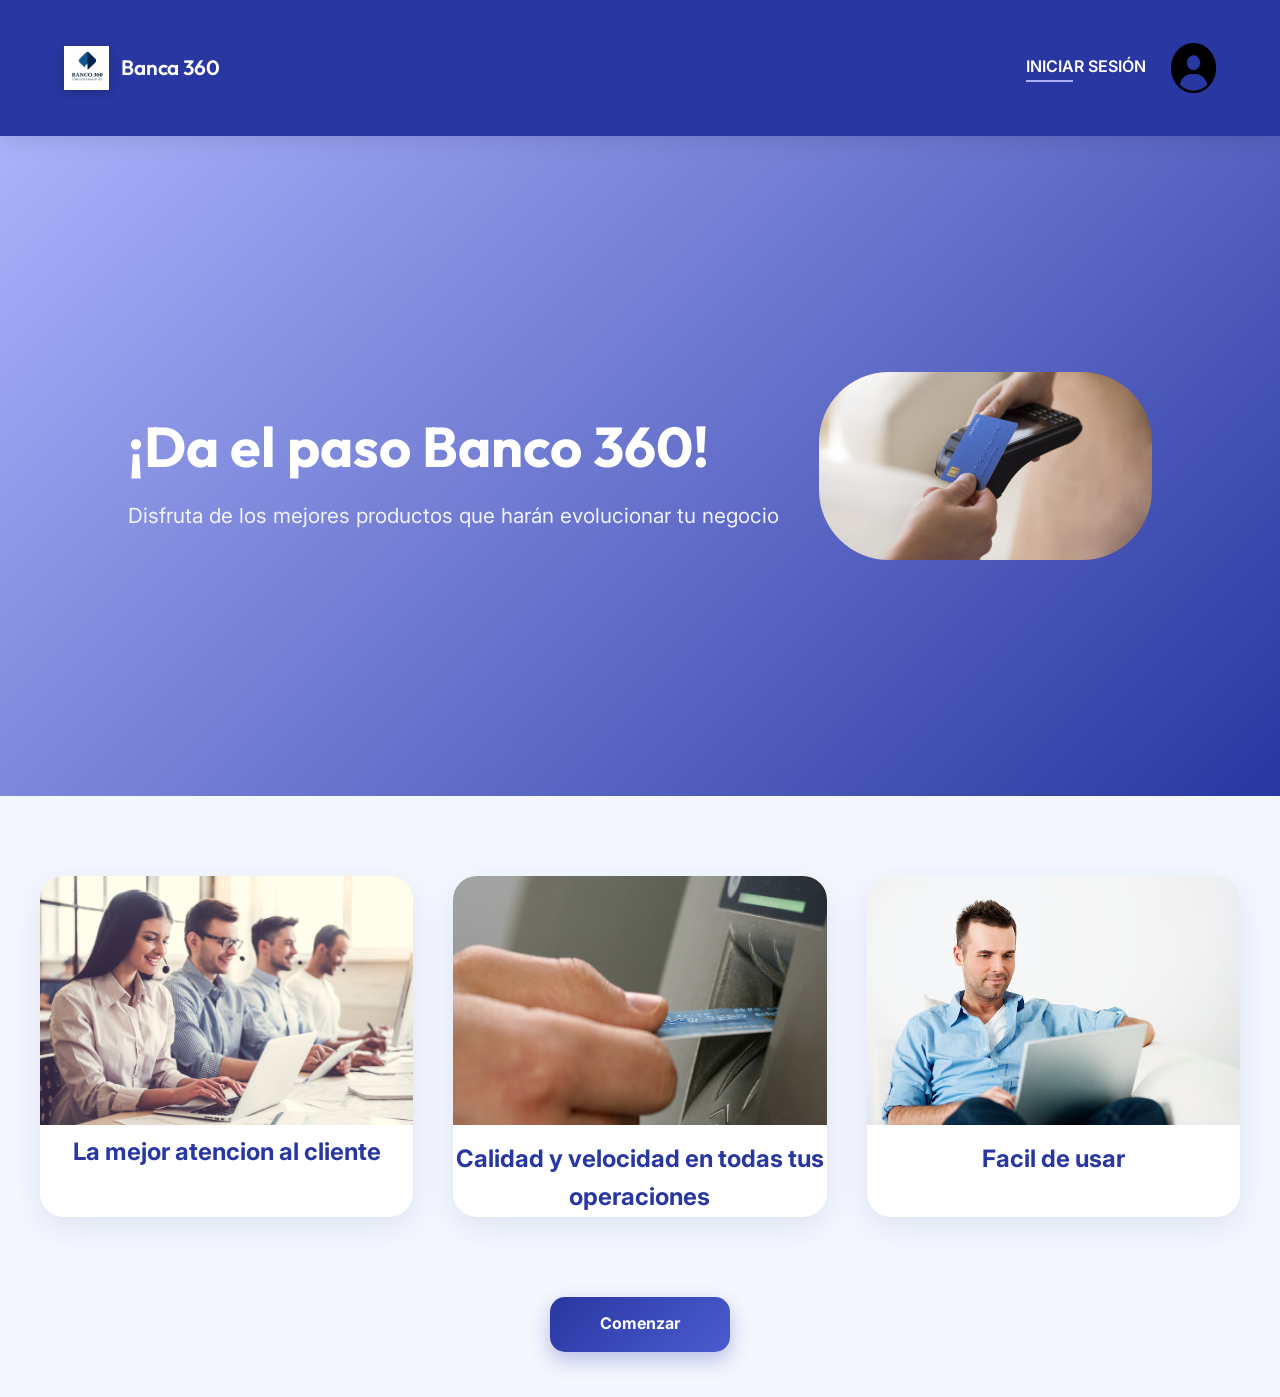
<file: index.html>
<!DOCTYPE html>
<html lang="es">
<head>
    <meta charset="UTF-8">
    <meta name="viewport" content="width=device-width, initial-scale=1.0">
    <title>Banco 360</title>
    <link href="https://fonts.googleapis.com/css2?family=Inter:wght@400;500;600;700&family=Outfit:wght@500;600;700&display=swap" rel="stylesheet">
    <link rel="stylesheet" href="./assets/styles/styles.css">   
</head>

<body>
    <header class="navbar">
        <a href="index.html" class="logo-area">
            <img src="./assets/images/logoDeBanco.png" alt="Logo Banco 360" class="nav-logo" style="height: 45px; width: auto; object-fit: contain;">
            <span>Banca 360</span>
        </a>
        <nav>
            <ul>
                <li><a href="inicio.html" class="nav-link">INICIAR SESIÓN</a>
                    <div class="Inicio-underline"></div>
                </li>

                <img src="./assets/images/logoDeUsuario.png" width="45" height="50" alt="Logo de Usuario">
            </ul>
        </nav>
    </header>


    <main>
        <section class="hero">
            <div class="hero-text">
                <h1>¡Da el paso Banco 360!</h1>
                <p>Disfruta de los mejores productos que harán evolucionar tu negocio</p>
            </div>

            <div class="hero-image">
                <img src="./assets/images/imagenPagoConTarjeta.jpeg" alt="Pago con tarjeta">
            </div>
        </section>

        <section id="imagenes" class="imagenes-section">
            <div class="imagenes-grid">
                
                <article class="imagenes-card centered-card">
                        <div class="imagenes-cliente-container">
                            <img src="./assets/images/genteDeAtencionAlCliente.jpg" 
                                alt="Fotografía" 
                                loading="lazy" 
                                width="374" 
                                height="249">
                        </div>  
                    <div class="imagenes-content">
                        <h3>La mejor atencion al cliente</h3>
                    </div>
                </article>

                <article class="imagenes-card centered-card">
                        <div class="imagenes-image-container">
                            <img src="./assets/images/cajero.jpg" 
                                alt="Fotografía" 
                                loading="lazy" width="374" height="249">
                        </div>
                    <div class="imagenes-content">
                        <h3>Calidad y velocidad en todas tus operaciones</h3>
                    </div>
                </article>

                <article class="imagenes-card centered-card">
                        <div class="imagenes-image-container">
                            <img src="./assets/images/hombreViendoLaptop.avif" 
                                alt="Fotografía" 
                                loading="lazy" width="373" height="560">
                        </div>
                    <div class="imagenes-content">
                        <h3 class="author-name">Facil de usar</h3>
                    </div>
                </article>
            </div>
        </section>

        <div class="controlDeBotonDeComenzar">
            <a href="inicio.html" class="botonDeIngreso">Comenzar</a>
        </div>
    </main>



</body>
</file>
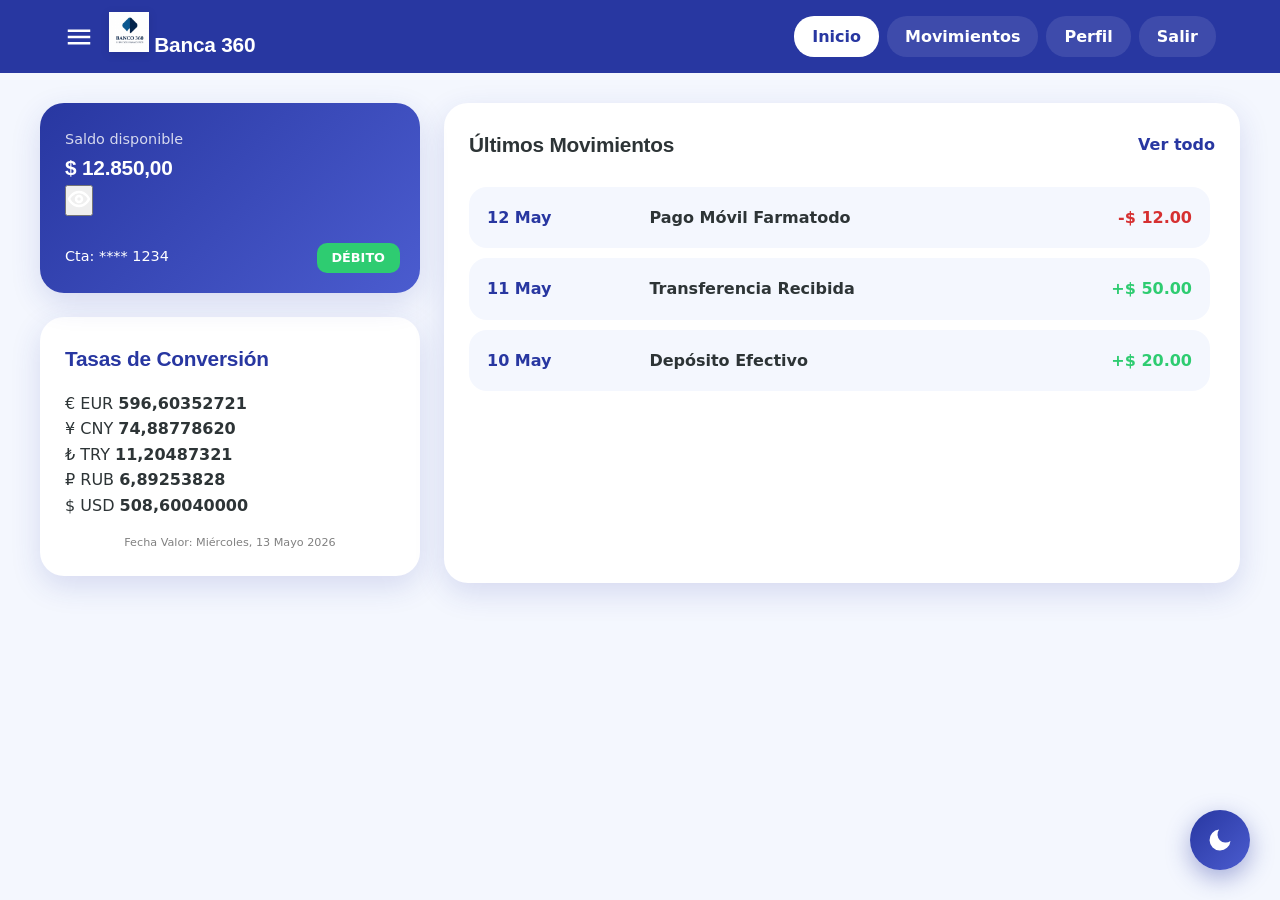
<file: dashboard.html>
<!DOCTYPE html>
<html lang="es" data-theme="light">

<head>
    <meta charset="UTF-8">
    <meta name="viewport" content="width=device-width, initial-scale=1.0">
    <title>Banca 360 - Dashboard</title>
    <link rel="stylesheet" href="./assets/styles/stylesDashboard.css">
    <link rel="stylesheet" href="./assets/styles/spinner.css">


</head>

<body>

    <header class="navbar">
        <div class="nav-left">
            <div class="menu-container">
                <button class="btn-hamburger" id="hamburger-btn">
                    <svg viewBox="0 0 24 24" width="30" height="30" fill="currentColor"><path d="M3 18h18v-2H3v2zm0-5h18v-2H3v2zm0-7v2h18V6H3z"/></svg>
                </button>
                <div class="dropdown-menu" id="nav-dropdown">
                    <a href="depositos.html">Depósitos</a>
                    <a href="pagomovil.html">Pago Móvil</a>
                    <a href="transferencias.html">Transferencias</a>
                    <hr class="nav-divider">
                    <a href="dashboard.html" class="nav-mobile-only">Inicio</a>
                    <a href="historial.html" class="nav-mobile-only">Movimientos</a>
                    <a href="perfil.html" class="nav-mobile-only">Perfil</a>
                    <a href="index.html" class="nav-mobile-only">Salir</a>
                </div>
            </div>
            <div class="logo-area">
                <img src="./assets/images/logoDeBanco.png" alt="Logo" class="nav-logo-small">
                <span>Banca 360</span>
            </div>
        </div>
        <nav class="nav-right">
            <a href="dashboard.html" class="btn-nav active">Inicio</a>
            <a href="historial.html" class="btn-nav">Movimientos</a>
            <a href="perfil.html" class="btn-nav">Perfil</a>
            <a href="logout.html" class="btn-nav">Salir</a>
        </nav>
    </header>

    <main class="dashboard-grid">
        <aside class="left-column">
            <section class="card balance-card">
                <div>
                    <p style="opacity: 0.8; font-size: 0.9rem;">Saldo disponible</p>
                    <div class="balance-row">
                        <h1 id="texto-saldo">$ 12.850,00</h1>
                        <button id="btn-ojo" class="btn-eye-only">
                            <svg id="icono-ojo" viewBox="0 0 24 24" width="24" height="24" fill="none" stroke="white" stroke-width="2.5" stroke-linecap="round" stroke-linejoin="round">
                                <path d="M2 12s3-7 10-7 10 7 10 7-3 7-10 7-10-7-10-7Z"/>
                                <circle cx="12" cy="12" r="3"/>
                            </svg>
                        </button>
                    </div>
                </div>
                <div>
                    <p style="font-size: 0.9rem;">Cta: **** 1234</p>
                    <div class="tag-debito-green">DÉBITO</div>
                </div>
            </section>

            <section class="card rates-card">
                <h3 style="margin-bottom: 15px; color: var(--primary);">Tasas de Conversión</h3>
                <div class="rate-item"><span>€ EUR</span> <strong>596,60352721</strong></div>
                <div class="rate-item"><span>¥ CNY</span> <strong>74,88778620</strong></div>
                <div class="rate-item"><span>₺ TRY</span> <strong>11,20487321</strong></div>
                <div class="rate-item"><span>₽ RUB</span> <strong>6,89253828</strong></div>
                <div class="rate-item"><span>$ USD</span> <strong>508,60040000</strong></div>
                <p style="font-size: 0.7rem; color: gray; margin-top: 15px; text-align: center;">Fecha Valor: Miércoles,
                    13 Mayo 2026</p>
            </section>
        </aside>

        <section class="right-column">
            <div class="card trans-card">
                <div style="display: flex; justify-content: space-between; align-items: center; margin-bottom: 15px;">
                    <h2>Últimos Movimientos</h2>
                    <a href="historial.html"
                        style="text-decoration: none; color: var(--primary); font-weight: bold;">Ver todo</a>
                </div>
                <div class="scroll-wrapper">
                    <table class="data-table">
                        <tbody id="tabla-resumen">
                        </tbody>
                    </table>
                </div>
            </div>
        </section>
    </main>

    <button id="btn-tema" class="theme-switch-btn">
        <svg id="svg-tema" viewBox="0 0 24 24" width="30" height="30" fill="currentColor"><path d="M21 12.79A9 9 0 1 1 11.21 3 7 7 0 0 0 21 12.79z"/></svg>
    </button>



    <script src="./assets/scripts/dashboard.js"></script>
</body>

</html>
</file>
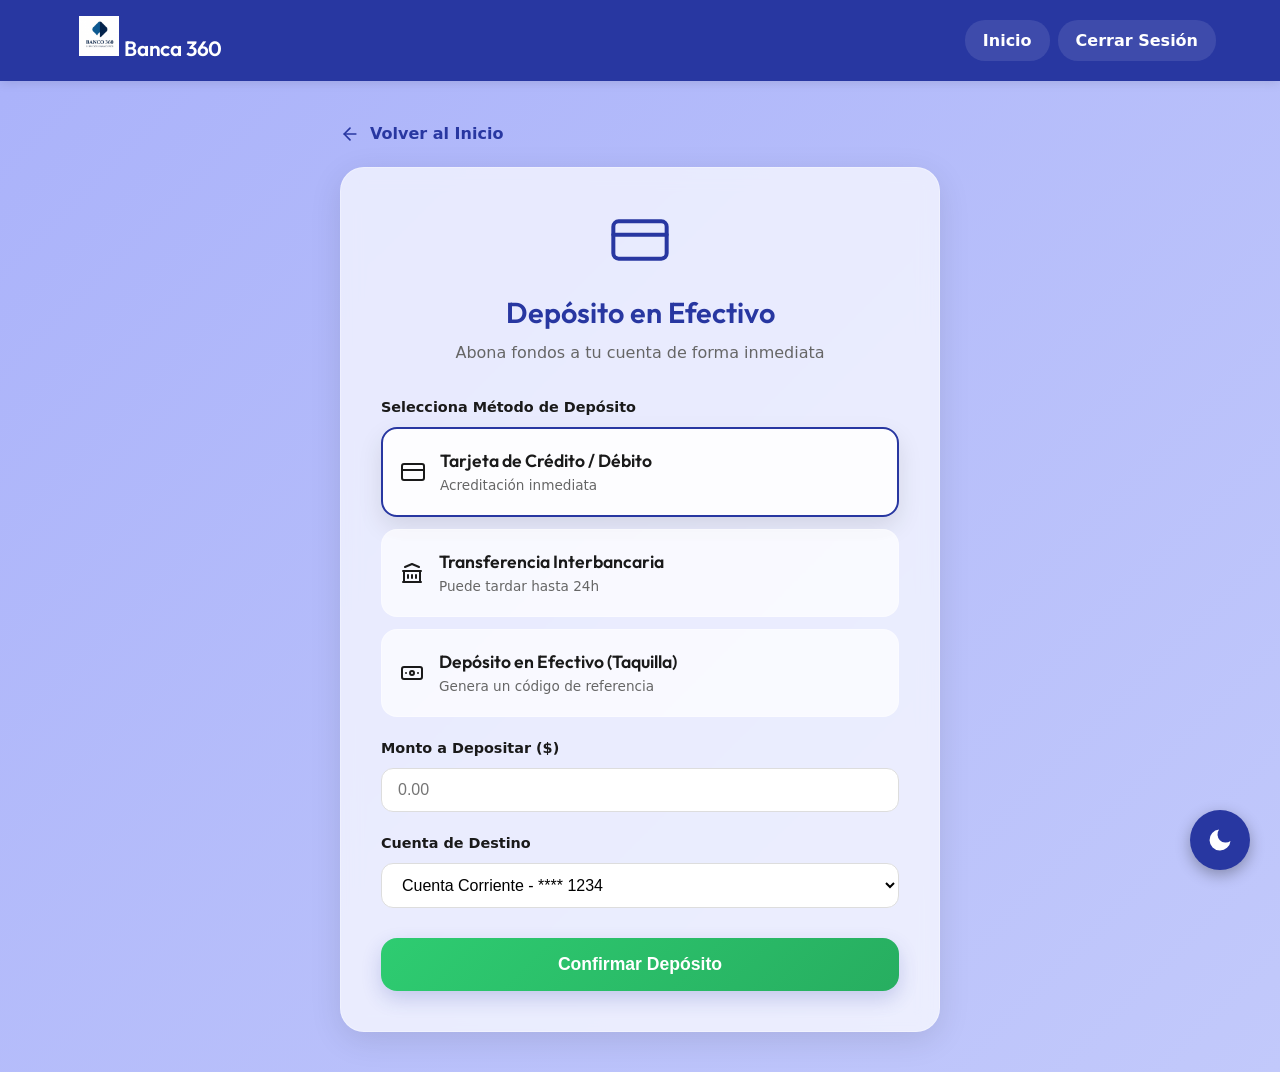
<file: depositos.html>
<!DOCTYPE html>
<html lang="es" data-theme="light">

<head>
    <meta charset="UTF-8">
    <meta name="viewport" content="width=device-width, initial-scale=1.0">
    <title>Depósitos - Banca 360</title>
    <link rel="stylesheet" href="./assets/styles/stylesOperations.css">
    <link href="https://fonts.googleapis.com/css2?family=Outfit:wght@300;400;600;700&display=swap" rel="stylesheet">
</head>

<body>

    <header class="navbar-dashboard">
        <div style="display: flex; align-items: center; gap: 15px;">
            <div class="menu-container">
                <button class="btn-hamburger" id="hamburger-btn">
                    <svg viewBox="0 0 24 24" width="30" height="30" fill="currentColor">
                        <path d="M3 18h18v-2H3v2zm0-5h18v-2H3v2zm0-7v2h18V6H3z" />
                    </svg>
                </button>
                <div class="dropdown-menu" id="nav-dropdown">
                    <a href="depositos.html">Depósitos</a>
                    <a href="pagomovil.html">Pago Móvil</a>
                    <a href="transferencias.html">Transferencias</a>
                    <hr class="nav-divider">
                    <a href="dashboard.html" class="nav-mobile-only">Inicio</a>
                    <a href="historial.html" class="nav-mobile-only">Movimientos</a>
                    <a href="logout.html" class="nav-mobile-only">Cerrar Sesión</a>
                </div>
            </div>
            <div class="logo-area">
                <img src="./assets/images/logoDeBanco.png" alt="Logo" width="40">
                <span>Banca 360</span>
            </div>
        </div>
        <nav class="nav-menu">
            <a href="dashboard.html" class="nav-item">Inicio</a>
            <a href="logout.html" class="nav-item logout">Cerrar Sesión</a>
        </nav>
    </header>

    <main class="main-content">
        <a href="dashboard.html" class="btn-back">
            <svg viewBox="0 0 24 24" width="20" height="20" fill="none" stroke="currentColor" stroke-width="2"
                stroke-linecap="round" stroke-linejoin="round" style="vertical-align: middle; margin-right: 5px;">
                <line x1="19" y1="12" x2="5" y2="12" />
                <polyline points="12 19 5 12 12 5" />
            </svg> Volver al Inicio
        </a>

        <section class="operation-card">
            <div class="operation-header">
                <svg viewBox="0 0 24 24" width="64" height="64" fill="none" stroke="var(--azul-primario)"
                    stroke-width="1.5" stroke-linecap="round" stroke-linejoin="round" style="margin-bottom: 10px;">
                    <rect x="2" y="5" width="20" height="14" rx="2" />
                    <line x1="2" y1="10" x2="22" y2="10" />
                </svg>
                <h2>Depósito en Efectivo</h2>
                <p>Abona fondos a tu cuenta de forma inmediata</p>
            </div>

            <form id="form-deposito">
                <div class="form-group">
                    <label>Selecciona Método de Depósito</label>

                    <div class="deposit-option active" onclick="selectOption(this)">
                        <svg viewBox="0 0 24 24" width="24" height="24" fill="none" stroke="currentColor" stroke-width="2" stroke-linecap="round" stroke-linejoin="round"><rect x="1" y="4" width="22" height="16" rx="2" ry="2"/><line x1="1" y1="10" x2="23" y2="10"/></svg>
                        <div>
                            <h4>Tarjeta de Crédito / Débito</h4>
                            <p>Acreditación inmediata</p>
                        </div>
                    </div>

                    <div class="deposit-option" onclick="selectOption(this)">
                        <svg viewBox="0 0 24 24" width="24" height="24" fill="none" stroke="currentColor" stroke-width="2" stroke-linecap="round" stroke-linejoin="round"><path d="M3 21h18"/><path d="M3 10h18"/><path d="M5 6l7-3 7 3"/><path d="M4 10v11"/><path d="M20 10v11"/><path d="M8 14v3"/><path d="M12 14v3"/><path d="M16 14v3"/></svg>
                        <div>
                            <h4>Transferencia Interbancaria</h4>
                            <p>Puede tardar hasta 24h</p>
                        </div>
                    </div>

                    <div class="deposit-option" onclick="selectOption(this)">
                        <svg viewBox="0 0 24 24" width="24" height="24" fill="none" stroke="currentColor" stroke-width="2" stroke-linecap="round" stroke-linejoin="round"><rect x="2" y="6" width="20" height="12" rx="2"/><circle cx="12" cy="12" r="2"/><path d="M6 12h.01M18 12h.01"/></svg>
                        <div>
                            <h4>Depósito en Efectivo (Taquilla)</h4>
                            <p>Genera un código de referencia</p>
                        </div>
                    </div>
                </div>

                <div class="form-group">
                    <label for="monto">Monto a Depositar ($)</label>
                    <input type="number" id="monto" class="form-control" placeholder="0.00" step="0.01" min="1.00"
                        required>
                </div>

                <div class="form-group">
                    <label for="cuenta-destino">Cuenta de Destino</label>
                    <select id="cuenta-destino" class="form-control" required>
                        <option value="corriente">Cuenta Corriente - **** 1234</option>
                        <option value="ahorro">Cuenta de Ahorros - **** 5678</option>
                    </select>
                </div>

                <button type="submit" class="btn-primary btn-deposit">Confirmar Depósito</button>
            </form>
        </section>
    </main>

    <script>
        function selectOption(el) {
            document.querySelectorAll('.deposit-option').forEach(opt => opt.classList.remove('active'));
            el.classList.add('active');
        }
    </script>
    <button id="btn-tema" class="theme-switch-btn">
        <svg viewBox="0 0 24 24" width="30" height="30" fill="currentColor">
            <path d="M21 12.79A9 9 0 1 1 11.21 3 7 7 0 0 0 21 12.79z" />
        </svg>
    </button>

    <script src="./assets/scripts/operations.js"></script>
</body>

</html>
</file>
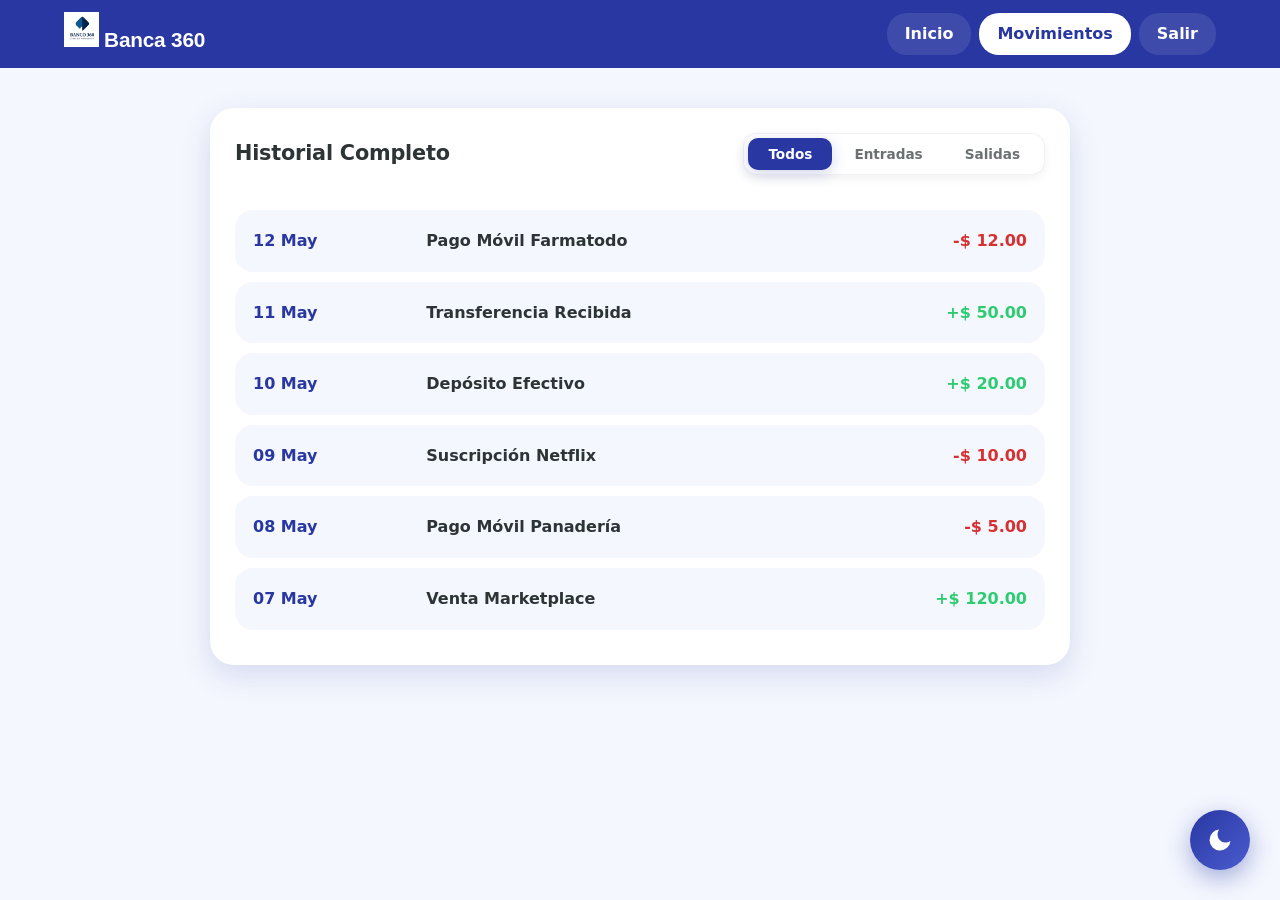
<file: historial.html>
<!DOCTYPE html>
<html lang="es" data-theme="light">

<head>
    <meta charset="UTF-8">
    <meta name="viewport" content="width=device-width, initial-scale=1.0">
    <title>Banca 360 - Historial</title>
    <link rel="stylesheet" href="./assets/styles/stylesDashboard.css">
    <link rel="stylesheet" href="./assets/styles/spinner.css">


</head>

<body>
    <header class="navbar">
        <div class="nav-left">
            <div class="logo-area">
                <img src="./assets/images/logoDeBanco.png" alt="Logo" width="35">
                <span>Banca 360</span>
            </div>
        </div>
        <nav class="nav-right">
            <a href="dashboard.html" class="btn-nav">Inicio</a>
            <a href="historial.html" class="btn-nav active">Movimientos</a>
            <a href="logout.html" class="btn-nav">Salir</a>
        </nav>
    </header>

    <main class="container-history" style="max-width: 900px; margin: 40px auto; padding: 0 20px;">
        <section class="card">
            <div class="filter-container">
                <h2 class="section-title">Historial Completo</h2>
                <div class="filter-bar-horizontal">
                    <button class="opt-filter active" onclick="filtrar('todos', this)">Todos</button>
                    <button class="opt-filter" onclick="filtrar('entrada', this)">Entradas</button>
                    <button class="opt-filter" onclick="filtrar('salida', this)">Salidas</button>
                </div>
            </div>

            <table class="data-table">
                <tbody id="tabla-historial">
                </tbody>
            </table>
        </section>
    </main>



    <button id="btn-tema" class="theme-switch-btn">
        <svg viewBox="0 0 24 24" width="30" height="30" fill="currentColor"><path d="M21 12.79A9 9 0 1 1 11.21 3 7 7 0 0 0 21 12.79z"/></svg>
    </button>

    <script src="./assets/scripts/dashboard.js"></script>
</body>

</html>
</file>
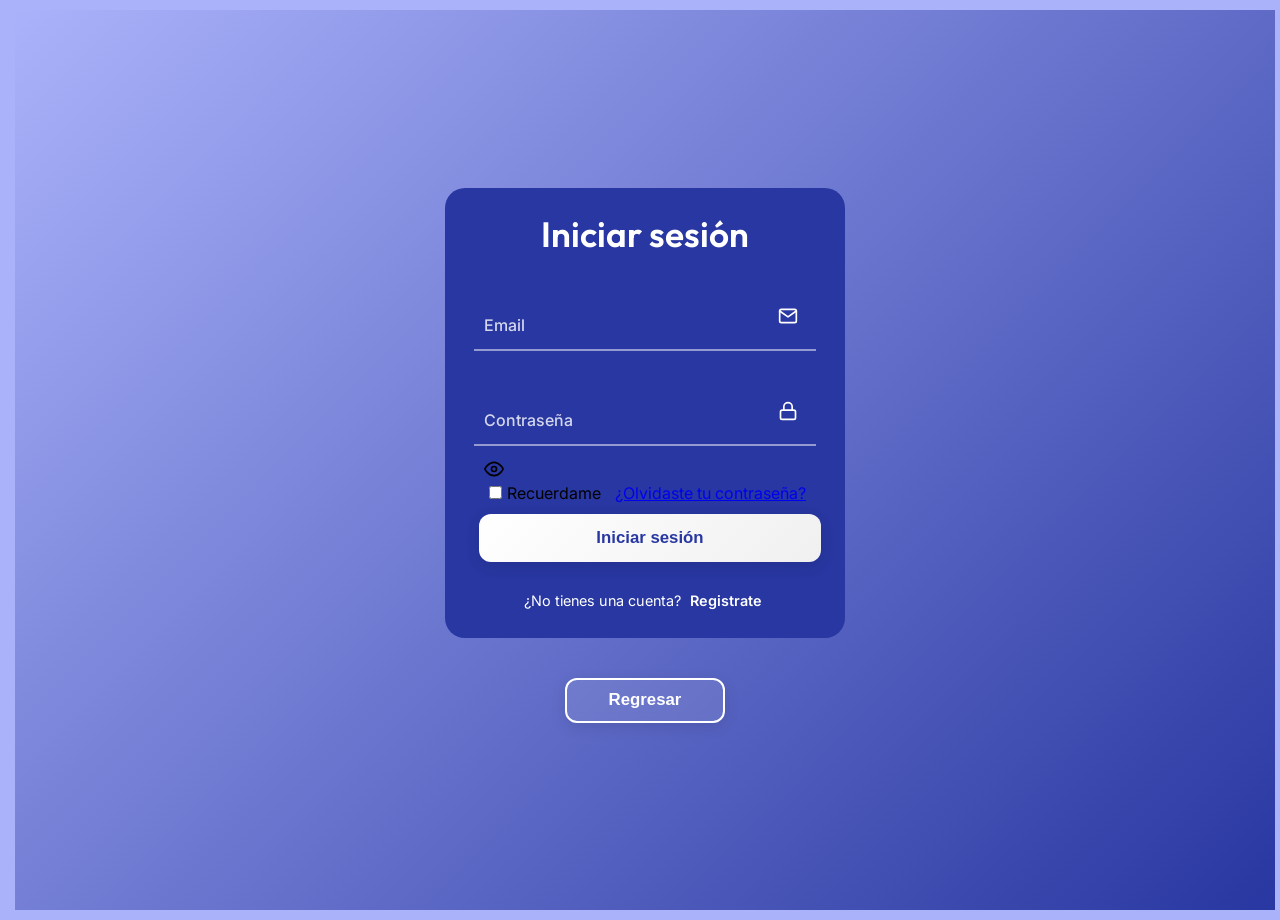
<file: inicio.html>
<!DOCTYPE html>
<html lang="en">
    <head>
        <meta charset="UTF-8">
        <meta name="viewport" content="width=device-width, initial-scale=1.0">
        <title>Banco360 en linea</title>
        <link href="https://fonts.googleapis.com/css2?family=Inter:wght@400;500;600;700&family=Outfit:wght@500;600;700&display=swap" rel="stylesheet">
        <link rel="stylesheet" href="assets/styles/stylesLogin.css">
        <link rel="stylesheet" href="assets/styles/spinner.css">
    </head>

<body>
    
    <section class="cajaDeLogin">
        <div class="contenedor-vertical">
            <div class="login-box">
                <form>
                    <h2>Iniciar sesión</h2>
                    <div class="input-box">
                        <span class="icon">
                            <svg viewBox="0 0 24 24" width="20" height="20" fill="none" stroke="currentColor" stroke-width="2" stroke-linecap="round" stroke-linejoin="round"><path d="M4 4h16c1.1 0 2 .9 2 2v12c0 1.1-.9 2-2 2H4c-1.1 0-2-.9-2-2V6c0-1.1.9-2 2-2z"/><polyline points="22,6 12,13 2,6"/></svg>
                        </span>
                        <input type="email" required>
                        <label>Email</label>
                    </div>

                    <div class="input-box">
                        <span class="icon">
                            <svg viewBox="0 0 24 24" width="20" height="20" fill="none" stroke="currentColor" stroke-width="2" stroke-linecap="round" stroke-linejoin="round"><rect x="3" y="11" width="18" height="11" rx="2" ry="2"/><path d="M7 11V7a5 5 0 0 1 10 0v4"/></svg>
                        </span>
                        <input type="password" id="passInput" required>
                        <label>Contraseña</label>
                        <span class="eye-icon" id="togglePass">
                            <svg id="eyeIcon" viewBox="0 0 24 24" width="20" height="20" fill="none" stroke="currentColor" stroke-width="2" stroke-linecap="round" stroke-linejoin="round"><path d="M1 12s4-8 11-8 11 8 11 8-4 8-11 8-11-8-11-8z"/><circle cx="12" cy="12" r="3"/></svg>
                        </span>
                    </div>
                    
                    <div class="remenber-forgot">
                        <label><input type="checkbox">Recuerdame</label>
                        <a href="#">¿Olvidaste tu contraseña?</a>
                    </div>
                    <button type="submit">
                        Iniciar sesión
                    </button>
                    <div class="register-link">
                        <p>¿No tienes una cuenta? <a 
                            href="registro.html">Registrate</a></p>
                    </div>
                </form>
            </div>
            <div class="seccionDeCajaBotonDeRegreso">
                <div id="cajaDeBotonDeRegreso">
                    <a href="index.html">
                        <button class="botonDeRegreso">Regresar</button>
                    </a>
                </div>
            </div>
        </div>
    </section>
    <div class="spinner-overlay" id="spinner" style="display: none;">
        <div class="loader"></div>
        <p style="margin-top: 15px; color: white; font-family: 'Outfit', sans-serif;">Iniciando sesión...</p>
    </div>

    <script>
        document.querySelector('form').addEventListener('submit', function(e) {
            e.preventDefault();
            const spinner = document.getElementById('spinner');
            spinner.style.display = 'flex';
            
            setTimeout(() => {
                window.location.href = 'dashboard.html';
            }, 2000);
        });

        // Toggle Password Visibility
        const togglePass = document.getElementById('togglePass');
        const passInput = document.getElementById('passInput');
        const eyeIcon = document.getElementById('eyeIcon');

        togglePass.addEventListener('click', () => {
            const type = passInput.getAttribute('type') === 'password' ? 'text' : 'password';
            passInput.setAttribute('type', type);
            
            if (type === 'text') {
                eyeIcon.innerHTML = '<path d="M17.94 17.94A10.07 10.07 0 0 1 12 20c-7 0-11-8-11-8a18.45 18.45 0 0 1 5.06-5.94M9.9 4.24A9.12 9.12 0 0 1 12 4c7 0 11 8 11 8a18.5 18.5 0 0 1-2.16 3.19m-6.72-1.07a3 3 0 1 1-4.24-4.24"/><line x1="1" y1="1" x2="23" y2="23"/>';
            } else {
                eyeIcon.innerHTML = '<path d="M1 12s4-8 11-8 11 8 11 8-4 8-11 8-11-8-11-8z"/><circle cx="12" cy="12" r="3"/>';
            }
        });
    </script>
</body>
</file>
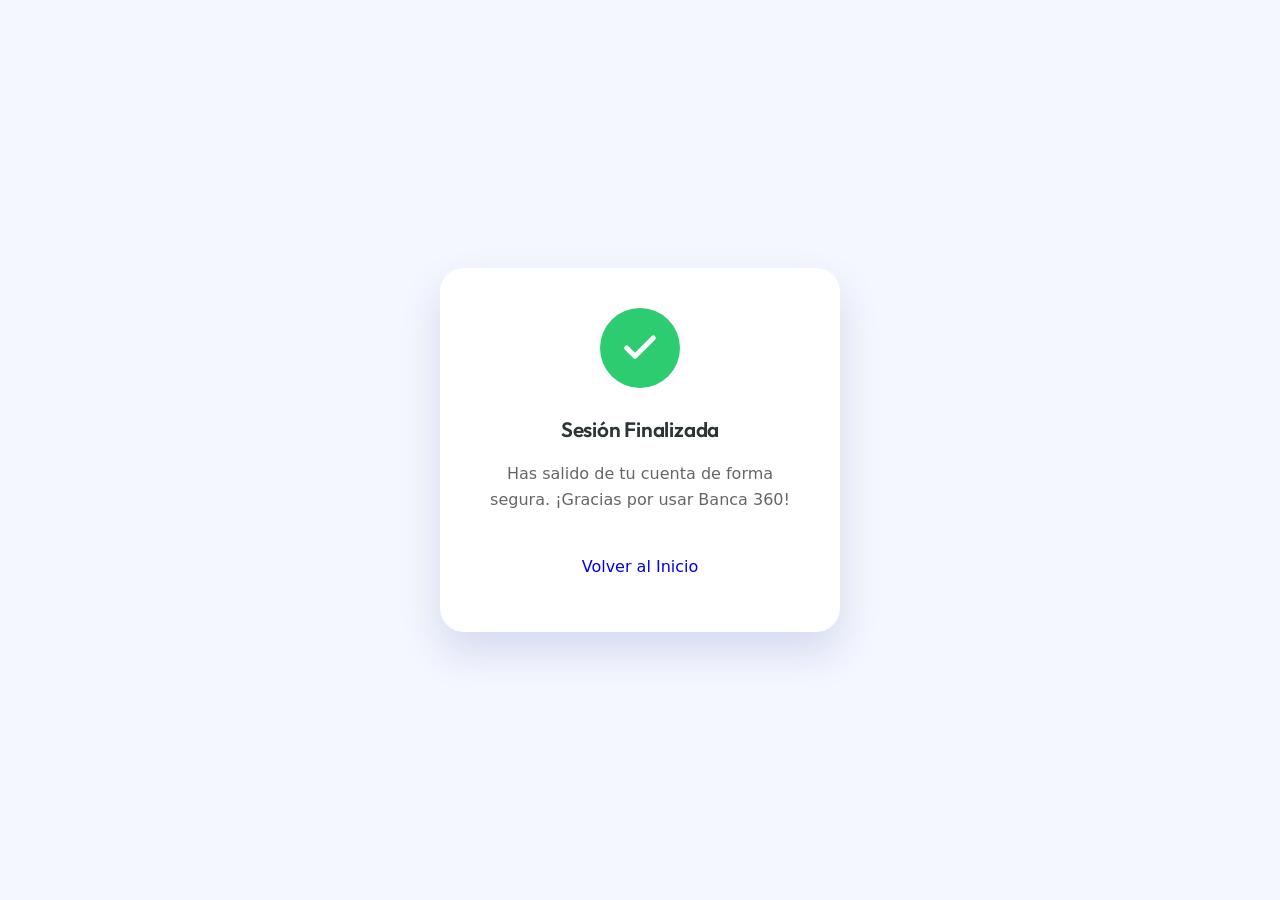
<file: logout.html>
<!DOCTYPE html>
<html lang="es">

<head>
    <meta charset="UTF-8">
    <meta name="viewport" content="width=device-width, initial-scale=1.0">
    <title>Sesión Finalizada - Banco 360</title>
    <link href="https://fonts.googleapis.com/css2?family=Outfit:wght@500;600;700&display=swap" rel="stylesheet">
    <link rel="stylesheet" href="./assets/styles/stylesDashboard.css">
    <style>
        body {
            display: flex;
            justify-content: center;
            align-items: center;
            height: 100vh;
            background-color: var(--bg-body);
            margin: 0;
            text-align: center;
        }

        .logout-card {
            background: var(--bg-card);
            padding: 40px;
            border-radius: 24px;
            box-shadow: 0 20px 40px var(--shadow);
            max-width: 400px;
            width: 90%;
        }

        .icon-check {
            width: 80px;
            height: 80px;
            background: var(--success-green);
            color: white;
            border-radius: 50%;
            display: flex;
            justify-content: center;
            align-items: center;
            margin: 0 auto 25px;
        }

        h2 {
            color: var(--text-main);
            margin-bottom: 15px;
        }

        p {
            color: #666;
            margin-bottom: 30px;
        }
    </style>
</head>

<body>
    <div class="logout-card">
        <div class="icon-check">
            <svg viewBox="0 0 24 24" width="40" height="40" fill="none" stroke="currentColor" stroke-width="3"
                stroke-linecap="round" stroke-linejoin="round">
                <polyline points="20 6 9 17 4 12"></polyline>
            </svg>
        </div>
        <h2>Sesión Finalizada</h2>
        <p>Has salido de tu cuenta de forma segura. ¡Gracias por usar Banca 360!</p>
        <a href="index.html" class="btn-primary"
            style="text-decoration: none; display: block; padding: 12px; border-radius: 12px;">Volver al Inicio</a>
    </div>

    <script>
        // Persistencia del tema en la página de salida
        const saved = localStorage.getItem('banco360-tema') || 'light';
        document.documentElement.setAttribute('data-theme', saved);
    </script>
</body>

</html>
</file>
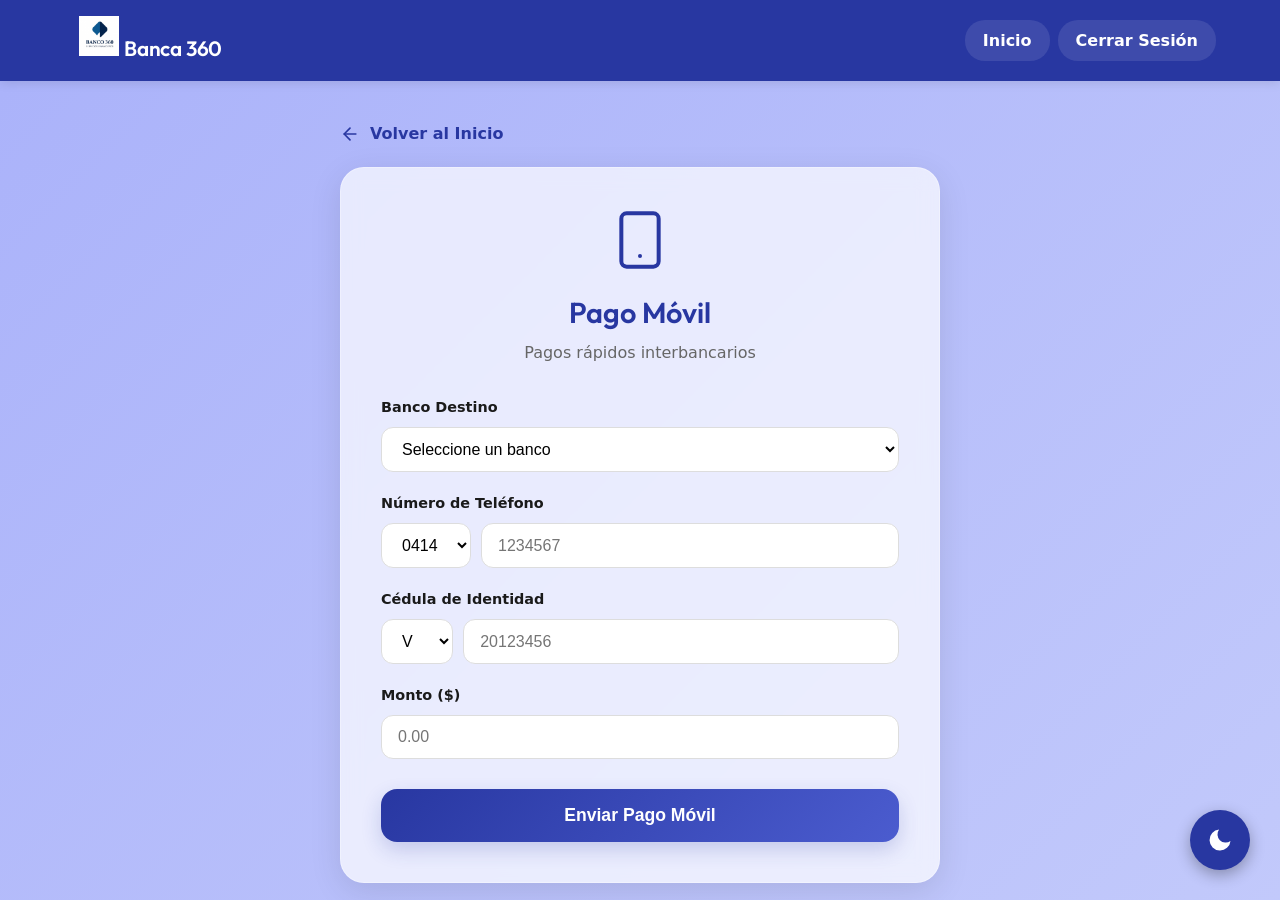
<file: pagomovil.html>
<!DOCTYPE html>
<html lang="es" data-theme="light">

<head>
    <meta charset="UTF-8">
    <meta name="viewport" content="width=device-width, initial-scale=1.0">
    <title>Pago Móvil - Banca 360</title>
    <link rel="stylesheet" href="./assets/styles/stylesOperations.css">
    <link href="https://fonts.googleapis.com/css2?family=Outfit:wght@300;400;600;700&display=swap" rel="stylesheet">
</head>

<body>

    <header class="navbar-dashboard">
        <div style="display: flex; align-items: center; gap: 15px;">
            <div class="menu-container">
                <button class="btn-hamburger" id="hamburger-btn">
                    <svg viewBox="0 0 24 24" width="30" height="30" fill="currentColor">
                        <path d="M3 18h18v-2H3v2zm0-5h18v-2H3v2zm0-7v2h18V6H3z" />
                    </svg>
                </button>
                <div class="dropdown-menu" id="nav-dropdown">
                    <a href="depositos.html">Depósitos</a>
                    <a href="pagomovil.html">Pago Móvil</a>
                    <a href="transferencias.html">Transferencias</a>
                    <hr class="nav-divider">
                    <a href="dashboard.html" class="nav-mobile-only">Inicio</a>
                    <a href="historial.html" class="nav-mobile-only">Movimientos</a>
                    <a href="logout.html" class="nav-mobile-only">Cerrar Sesión</a>
                </div>
            </div>
            <div class="logo-area">
                <img src="./assets/images/logoDeBanco.png" alt="Logo" width="40">
                <span>Banca 360</span>
            </div>
        </div>
        <nav class="nav-menu">
            <a href="dashboard.html" class="nav-item">Inicio</a>
            <a href="logout.html" class="nav-item logout">Cerrar Sesión</a>
        </nav>
    </header>

    <main class="main-content">
        <a href="dashboard.html" class="btn-back">
            <svg viewBox="0 0 24 24" width="20" height="20" fill="none" stroke="currentColor" stroke-width="2"
                stroke-linecap="round" stroke-linejoin="round" style="vertical-align: middle; margin-right: 5px;">
                <line x1="19" y1="12" x2="5" y2="12" />
                <polyline points="12 19 5 12 12 5" />
            </svg> Volver al Inicio
        </a>

        <section class="operation-card">
            <div class="operation-header">
                <svg viewBox="0 0 24 24" width="64" height="64" fill="none" stroke="var(--azul-primario)"
                    stroke-width="1.5" stroke-linecap="round" stroke-linejoin="round" style="margin-bottom: 10px;">
                    <rect x="5" y="2" width="14" height="20" rx="2" ry="2" />
                    <line x1="12" y1="18" x2="12.01" y2="18" />
                </svg>
                <h2>Pago Móvil</h2>
                <p>Pagos rápidos interbancarios</p>
            </div>

            <form id="form-pagomovil">
                <div class="form-group">
                    <label for="banco-destino">Banco Destino</label>
                    <select id="banco-destino" class="form-control" required>
                        <option value="">Seleccione un banco</option>
                        <option value="banesco">Banesco</option>
                        <option value="mercantil">Mercantil</option>
                        <option value="provincial">Provincial</option>
                        <option value="venezuela">Banco de Venezuela</option>
                    </select>
                </div>

                <div class="form-group">
                    <label for="telefono">Número de Teléfono</label>
                    <div style="display: flex; gap: 10px;">
                        <select class="form-control" style="width: 100px;">
                            <option value="0414">0414</option>
                            <option value="0424">0424</option>
                            <option value="0412">0412</option>
                            <option value="0416">0416</option>
                            <option value="0426">0426</option>
                        </select>
                        <input type="text" id="telefono" class="form-control" placeholder="1234567" required>
                    </div>
                </div>

                <div class="form-group">
                    <label for="cedula">Cédula de Identidad</label>
                    <div style="display: flex; gap: 10px;">
                        <select class="form-control" style="width: 80px;">
                            <option value="V">V</option>
                            <option value="E">E</option>
                            <option value="J">J</option>
                        </select>
                        <input type="text" id="cedula" class="form-control" placeholder="20123456" required>
                    </div>
                </div>

                <div class="form-group">
                    <label for="monto">Monto ($)</label>
                    <input type="number" id="monto" class="form-control" placeholder="0.00" step="0.01" min="0.01"
                        required>
                </div>

                <button type="submit" class="btn-primary">Enviar Pago Móvil</button>
            </form>
        </section>
    </main>

    <button id="btn-tema" class="theme-switch-btn">
        <svg viewBox="0 0 24 24" width="30" height="30" fill="currentColor">
            <path d="M21 12.79A9 9 0 1 1 11.21 3 7 7 0 0 0 21 12.79z" />
        </svg>
    </button>

    <script src="./assets/scripts/operations.js"></script>
</body>

</html>
</file>
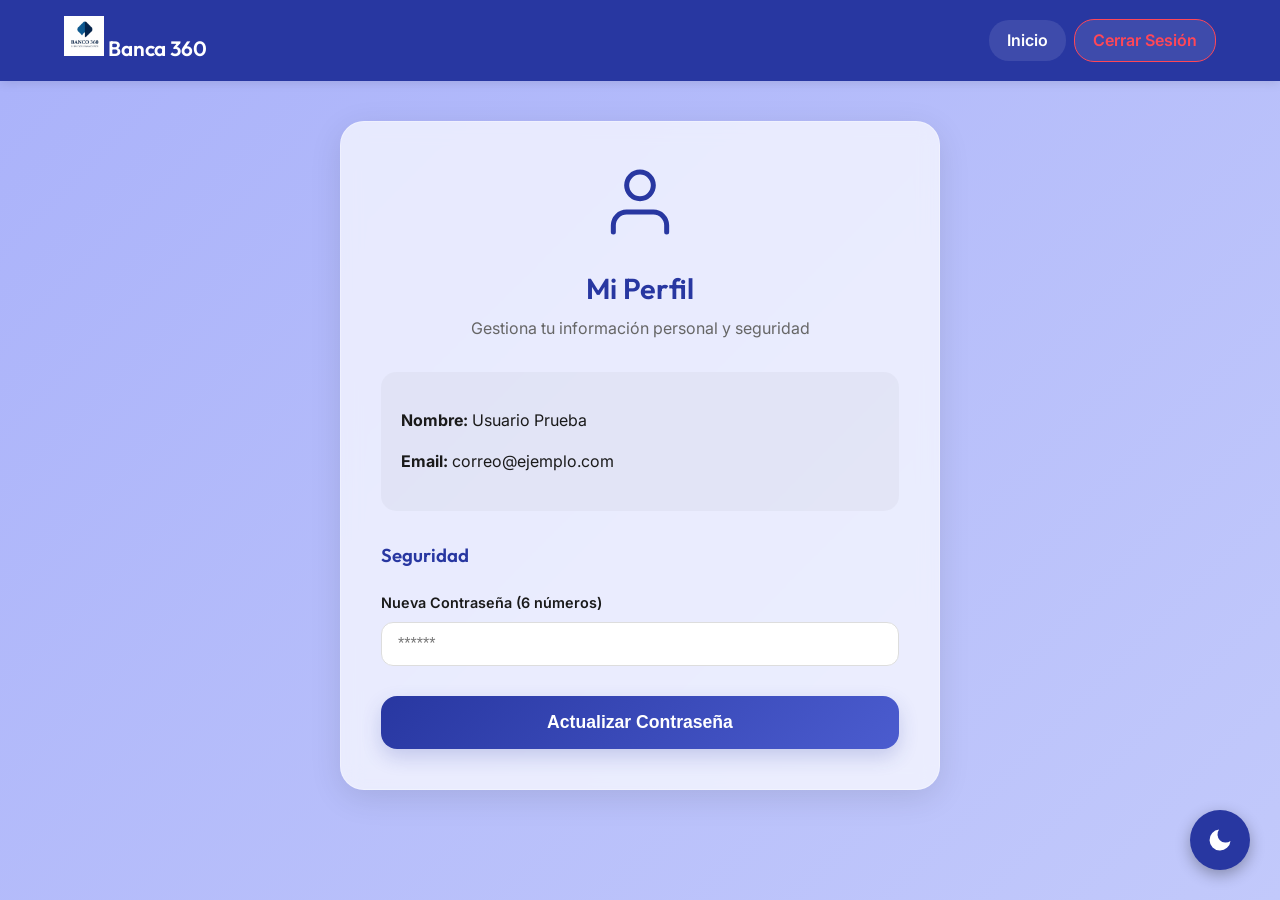
<file: perfil.html>
<!DOCTYPE html>
<html lang="es" data-theme="light">
<head>
    <meta charset="UTF-8">
    <meta name="viewport" content="width=device-width, initial-scale=1.0">
    <title>Perfil - Banca 360</title>
    <link rel="stylesheet" href="./assets/styles/stylesOperations.css">
    <link href="https://fonts.googleapis.com/css2?family=Inter:wght@400;500;600;700&family=Outfit:wght@500;600;700&display=swap" rel="stylesheet">

</head>
<body>
    <header class="navbar-dashboard">
        <div style="display: flex; align-items: center; gap: 15px;">
            <div class="logo-area">
                <img src="./assets/images/logoDeBanco.png" alt="Logo" class="nav-logo-small" style="height: 40px; width: auto; object-fit: contain;">
                <span style="font-family: 'Outfit', sans-serif;">Banca 360</span>
            </div>
        </div>
        <nav class="nav-menu">
            <a href="dashboard.html" class="nav-item">Inicio</a>
            <a href="logout.html" class="nav-item logout" style="color: #ff4757; border: 1px solid #ff4757;">Cerrar Sesión</a>
        </nav>
    </header>

    <main class="main-content">
        <section class="operation-card">
            <div class="operation-header">
                <svg viewBox="0 0 24 24" width="80" height="80" fill="none" stroke="var(--azul-primario)" stroke-width="1.5" stroke-linecap="round" stroke-linejoin="round" style="margin-bottom: 15px;"><path d="M20 21v-2a4 4 0 0 0-4-4H8a4 4 0 0 0-4 4v2"/><circle cx="12" cy="7" r="4"/></svg>
                <h2>Mi Perfil</h2>
                <p>Gestiona tu información personal y seguridad</p>
            </div>
            
            <div style="margin-bottom: 30px; padding: 20px; background: rgba(0,0,0,0.03); border-radius: 15px;">
                <p style="margin-bottom: 10px;"><strong>Nombre:</strong> <span id="perfilNombre">Cargando...</span></p>
                <p><strong>Email:</strong> <span id="perfilEmail">Cargando...</span></p>
            </div>

            <div class="operation-header" style="text-align: left; margin-bottom: 20px;">
                <h3 style="color: var(--azul-primario);">Seguridad</h3>
            </div>

            <form id="formPassword">
                <div class="form-group">
                    <label>Nueva Contraseña (6 números)</label>
                    <input type="password" id="nuevaPass" class="form-control" required pattern="\d{6}" placeholder="******">
                </div>
                <button type="submit" class="btn-primary">Actualizar Contraseña</button>
            </form>
        </section>
    </main>

    <button id="btn-tema" class="theme-switch-btn">
        <svg viewBox="0 0 24 24" width="30" height="30" fill="currentColor"><path d="M21 12.79A9 9 0 1 1 11.21 3 7 7 0 0 0 21 12.79z"/></svg>
    </button>

    <script>
        const usuario = JSON.parse(localStorage.getItem('usuarioBanca360')) || { nombre: 'Usuario', apellido: 'Prueba', email: 'correo@ejemplo.com' };
        
        // Cargar datos
        document.getElementById('perfilNombre').innerText = usuario.nombre + ' ' + (usuario.apellido || '');
        document.getElementById('perfilEmail').innerText = usuario.email;

        // Cambio de clave
        document.getElementById('formPassword').addEventListener('submit', function(e) {
            e.preventDefault();
            const nueva = document.getElementById('nuevaPass').value;
            usuario.password = nueva;
            localStorage.setItem('usuarioBanca360', JSON.stringify(usuario));
            alert("Contraseña actualizada con éxito.");
            document.getElementById('formPassword').reset();
        });
    </script>
    <script src="./assets/scripts/operations.js"></script>
</body>
</html>
</file>
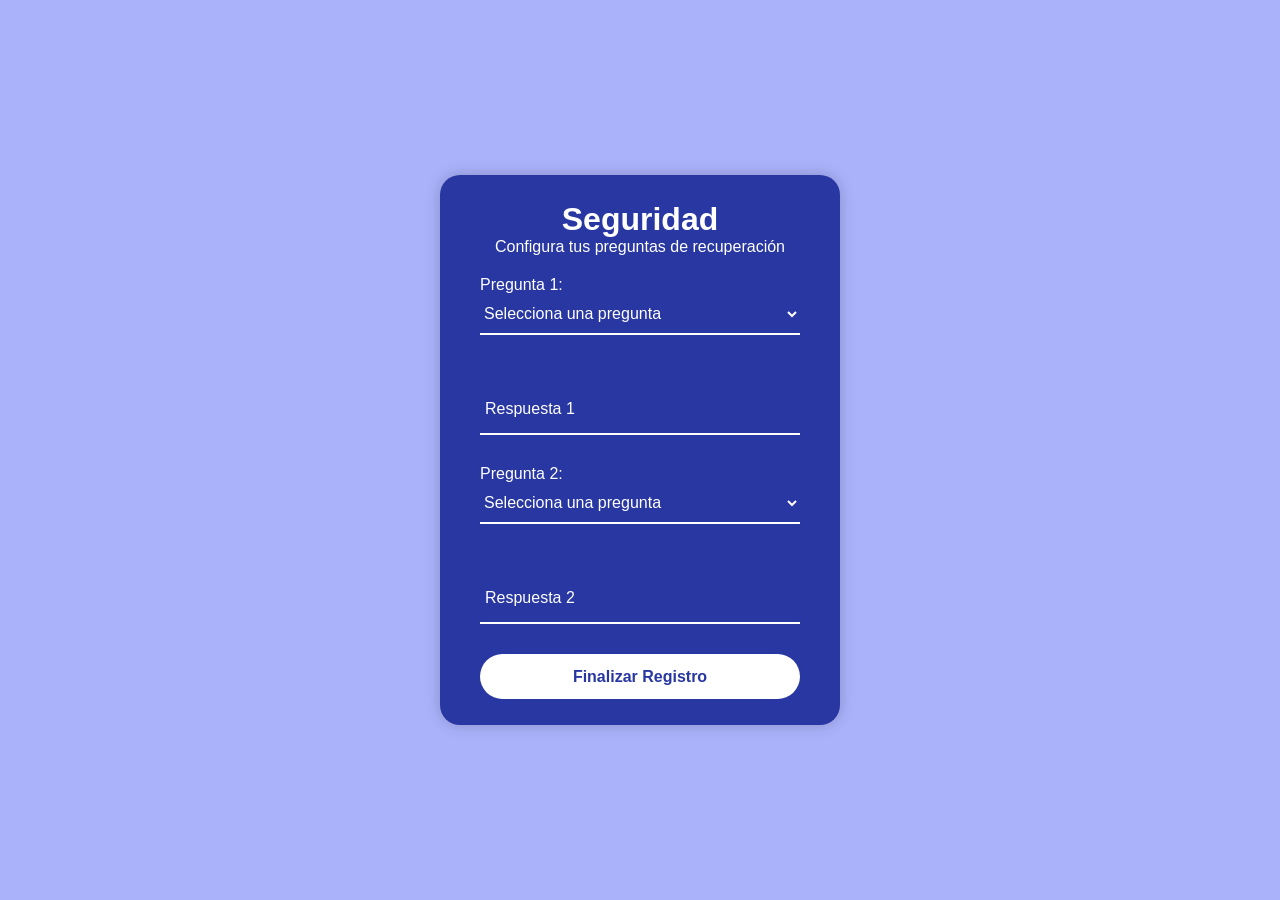
<file: preguntasSeguridad.html>
<!DOCTYPE html>
<html lang="es">
<head>
    <meta charset="UTF-8">
    <meta name="viewport" content="width=device-width, initial-scale=1.0">
    <title>Banco 360 en linea</title>
    <link rel="stylesheet" href="assets/styles/stylesRegister.css">
    <link rel="stylesheet" href="assets/styles/spinner.css">
    <style>
        select {
            width: 100%;
            background: transparent;
            border: none;
            outline: none;
            color: #fff;
            font-size: 1em;
            padding: 10px 0;
            border-bottom: 2px solid #fff;
            margin-bottom: 20px;
        }
        option { background: #2837A1; color: #fff; }
    </style>
</head>
<body>
    <section>
        <div class="wrapper" style="height: 550px;">
            <div class="form-box">
                <h2>Seguridad</h2>
                <p style="color: white; text-align: center; margin-bottom: 20px;">Configura tus preguntas de recuperación</p>
                
                <form id="formPreguntas">
                    <label style="color: white;">Pregunta 1:</label>
                    <select required>
                        <option value="">Selecciona una pregunta</option>
                        <option>¿Nombre de tu primera mascota?</option>
                        <option>¿Ciudad donde naciste?</option>
                        <option>¿Nombre de tu escuela primaria?</option>
                    </select>
                    <div class="input-box">
                        <input type="text" required>
                        <label>Respuesta 1</label>
                    </div>

                    <label style="color: white;">Pregunta 2:</label>
                    <select required>
                        <option value="">Selecciona una pregunta</option>
                        <option>¿Marca de tu primer carro?</option>
                        <option>¿Nombre de tu abuelo materno?</option>
                        <option>¿Tu comida favorita de niño?</option>
                    </select>
                    <div class="input-box">
                        <input type="text" required>
                        <label>Respuesta 2</label>
                    </div>

                    <button type="submit" class="botonRegistrarse" style="display:block; width:100%; border:none; cursor:pointer;">Finalizar Registro</button>
                </form>
            </div>
        </div>
    </section>

    <script>
        document.getElementById('formPreguntas').addEventListener('submit', function(e) {
            e.preventDefault(); 
            
            const selects = document.querySelectorAll('select');
            const inputs = document.querySelectorAll('.input-box input');
            
            // 1. Recuperamos los datos que guardamos en el paso anterior (registro.html)
            const usuarioTemp = JSON.parse(localStorage.getItem('usuarioTemp'));
            
            if(usuarioTemp) {
                // 2. Le agregamos la pregunta y respuesta elegida
                usuarioTemp.preguntaSeguridad = selects[0].value;
                usuarioTemp.respuestaSeguridad = inputs[0].value.toLowerCase();
                
                // 3. Guardamos el usuario final en el JSON
                localStorage.setItem('usuarioBanca360', JSON.stringify(usuarioTemp));
                localStorage.removeItem('usuarioTemp'); // Borramos el temporal

                // 4. Esto activa el spinner
                const spinner = document.getElementById('spinner');
                spinner.style.display = 'flex';

                setTimeout(() => {
                    window.location.href = 'dashboard.html';
                }, 2000);
            } else {
                alert("Error: No se encontraron datos del registro. Por favor, intenta registrarte de nuevo.");
                window.location.href = 'registro.html';
            }
        });
    </script>
    <div class="loader" id="spinner" style="display: none;"></div>
</body>
</html>
</file>
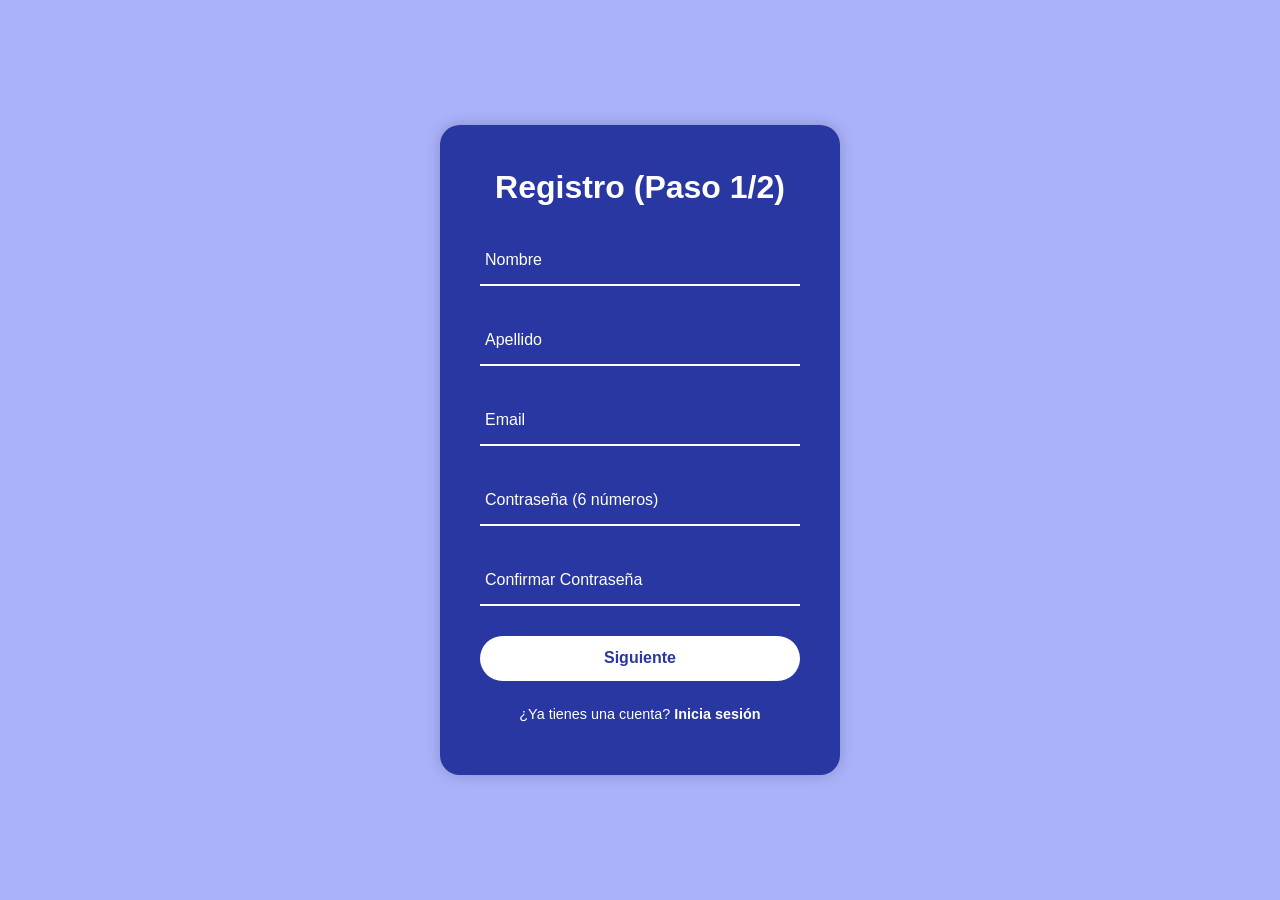
<file: registro.html>
<!DOCTYPE html>
<html lang="es">
<head>
    <meta charset="UTF-8">
    <meta name="viewport" content="width=device-width, initial-scale=1.0">
    <title>Registro - Banco 360</title>
    <link href="https://fonts.googleapis.com/css2?family=Outfit:wght@500;600;700&display=swap" rel="stylesheet">
    <link rel="stylesheet" href="assets/styles/stylesRegister.css">
    <link rel="stylesheet" href="assets/styles/spinner.css">
    <style>
        .step-2 { display: none; }
        .input-box svg { position: absolute; right: 8px; top: 15px; color: white; }
    </style>
</head>
<body>
    <div class="spinner-overlay" id="spinner">
        <div class="loader"></div>
        <p style="margin-top: 15px; color: white; font-family: 'Outfit', sans-serif;">Procesando registro...</p>
    </div>

    <section>
        <div class="wrapper">
            <!-- PASO 1: REGISTRO BÁSICO -->
            <div class="form-box register" id="step-1">
                <h2>Registro (Paso 1/2)</h2>
                <form id="form-step-1">
                    <div class="input-box">
                        <input type="text" id="reg-nombre" required>
                        <label>Nombre</label>
                    </div>
                    <div class="input-box">
                        <input type="text" id="reg-apellido" required>
                        <label>Apellido</label>
                    </div>
                    <div class="input-box">
                        <input type="email" id="reg-email" required>
                        <label>Email</label>
                    </div>
                    <div class="input-box">
                        <input type="password" id="pass" maxlength="6" pattern="\d{6}" required>
                        <label>Contraseña (6 números)</label>
                    </div>
                    <div class="input-box">
                        <input type="password" id="confirmPass" maxlength="6" pattern="\d{6}" required>
                        <label>Confirmar Contraseña</label>
                    </div>
                    <button type="submit" class="botonRegistrarse">Siguiente</button>
                    <div class="login-register">
                        <p>¿Ya tienes una cuenta? <a href="inicio.html" class="login-link">Inicia sesión</a></p>
                    </div>
                </form>
            </div>

            <!-- PASO 2: PREGUNTAS DE SEGURIDAD -->
            <div class="form-box register step-2" id="step-2">
                <h2>Seguridad (Paso 2/2)</h2>
                <p style="color: white; font-size: 0.8rem; margin-bottom: 20px; text-align: center;">Configura tus preguntas de recuperación</p>
                <form id="form-step-2">
                    <div class="input-box">
                        <select id="p1" style="width: 100%; background: transparent; border: none; border-bottom: 2px solid white; color: white; padding: 5px 0;" required>
                            <option value="" style="color: black;">Selecciona una pregunta</option>
                            <option value="mascota" style="color: black;">¿Nombre de tu primera mascota?</option>
                            <option value="ciudad" style="color: black;">¿Ciudad donde naciste?</option>
                        </select>
                    </div>
                    <div class="input-box">
                        <input type="text" id="r1" required>
                        <label>Respuesta 1</label>
                    </div>
                    <div class="input-box">
                        <select id="p2" style="width: 100%; background: transparent; border: none; border-bottom: 2px solid white; color: white; padding: 5px 0;" required>
                            <option value="" style="color: black;">Selecciona una pregunta</option>
                            <option value="comida" style="color: black;">¿Tu comida favorita?</option>
                            <option value="colegio" style="color: black;">¿Nombre de tu primer colegio?</option>
                        </select>
                    </div>
                    <div class="input-box">
                        <input type="text" id="r2" required>
                        <label>Respuesta 2</label>
                    </div>
                    <button type="submit" class="botonRegistrarse">Finalizar Registro</button>
                </form>
            </div>
        </div>
    </section>

    <script>
        const form1 = document.getElementById('form-step-1');
        const form2 = document.getElementById('form-step-2');
        const spinner = document.getElementById('spinner');

        form1.addEventListener('submit', (e) => {
            e.preventDefault();
            const p1 = document.getElementById('pass').value;
            const p2 = document.getElementById('confirmPass').value;

            if (p1 !== p2) {
                alert("Las contraseñas no coinciden");
                return;
            }

            document.getElementById('step-1').style.display = 'none';
            document.getElementById('step-2').style.display = 'block';
        });

        form2.addEventListener('submit', (e) => {
            e.preventDefault();
            spinner.style.display = 'flex';
            
            // Simular guardado
            setTimeout(() => {
                alert("¡Registro completado con éxito!");
                window.location.href = 'inicio.html';
            }, 1500);
        });
    </script>
</body>
</html>
</file>
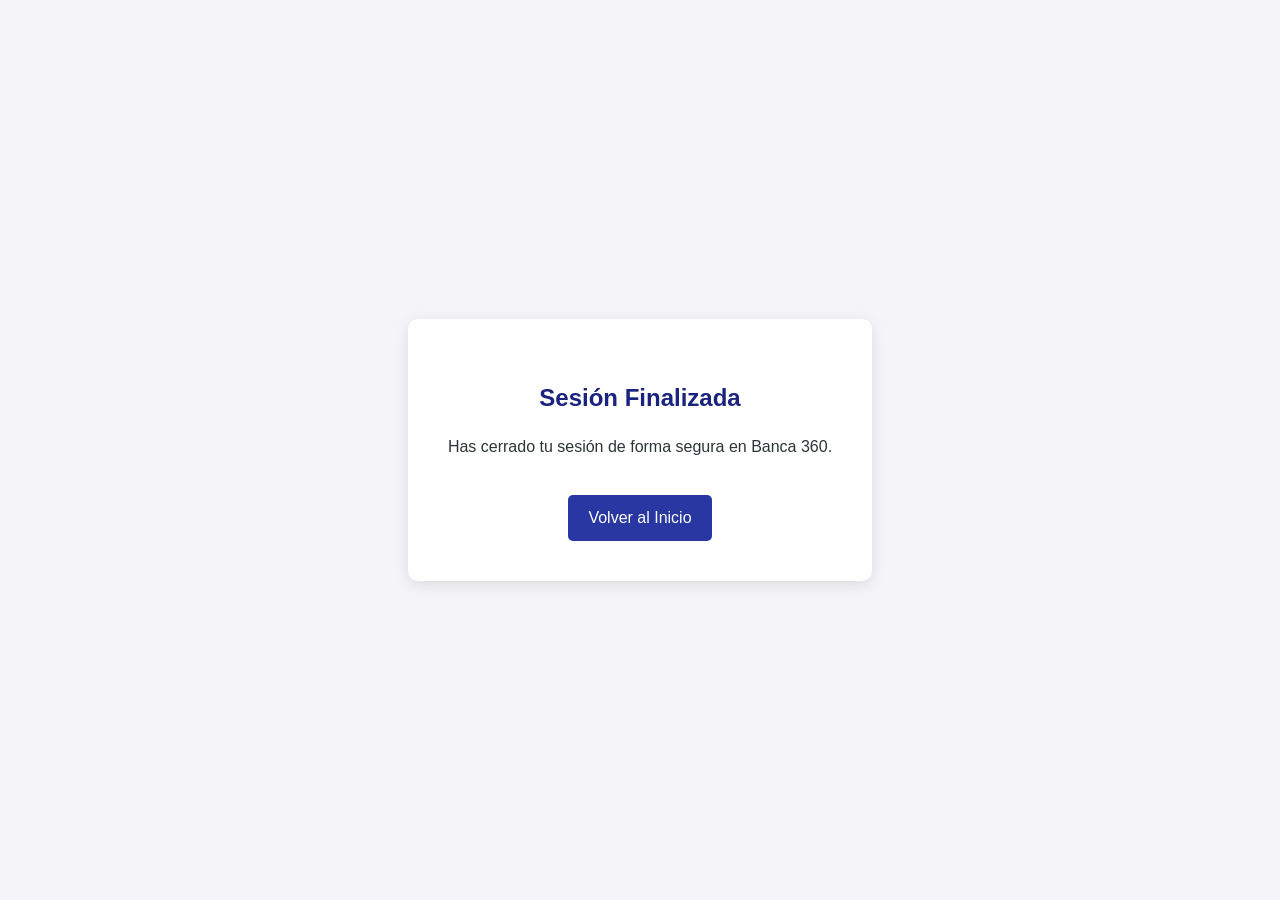
<file: sesionFinalizada.html>
<!DOCTYPE html>
<html lang="es">
<head>
    <meta charset="UTF-8">
    <title>Sesión Finalizada</title>
    <link rel="stylesheet" href="assets/styles/styles.css">
    <style>
        body { display: flex; justify-content: center; align-items: center; height: 100vh; background-color: #f4f4f9; font-family: sans-serif; }
        .mensaje-box { background: white; padding: 40px; border-radius: 10px; box-shadow: 0 4px 15px rgba(0,0,0,0.1); text-align: center; }
        .mensaje-box h2 { color: #1a237e; margin-bottom: 15px; }
        .btn-volver { display: inline-block; margin-top: 20px; padding: 10px 20px; background: #2837A1; color: white; text-decoration: none; border-radius: 5px; }
    </style>
</head>
<body>
    <div class="mensaje-box">
        <h2>Sesión Finalizada</h2>
        <p>Has cerrado tu sesión de forma segura en Banca 360.</p>
        <a href="index.html" class="btn-volver">Volver al Inicio</a>
    </div>
</body>
</html>
</file>
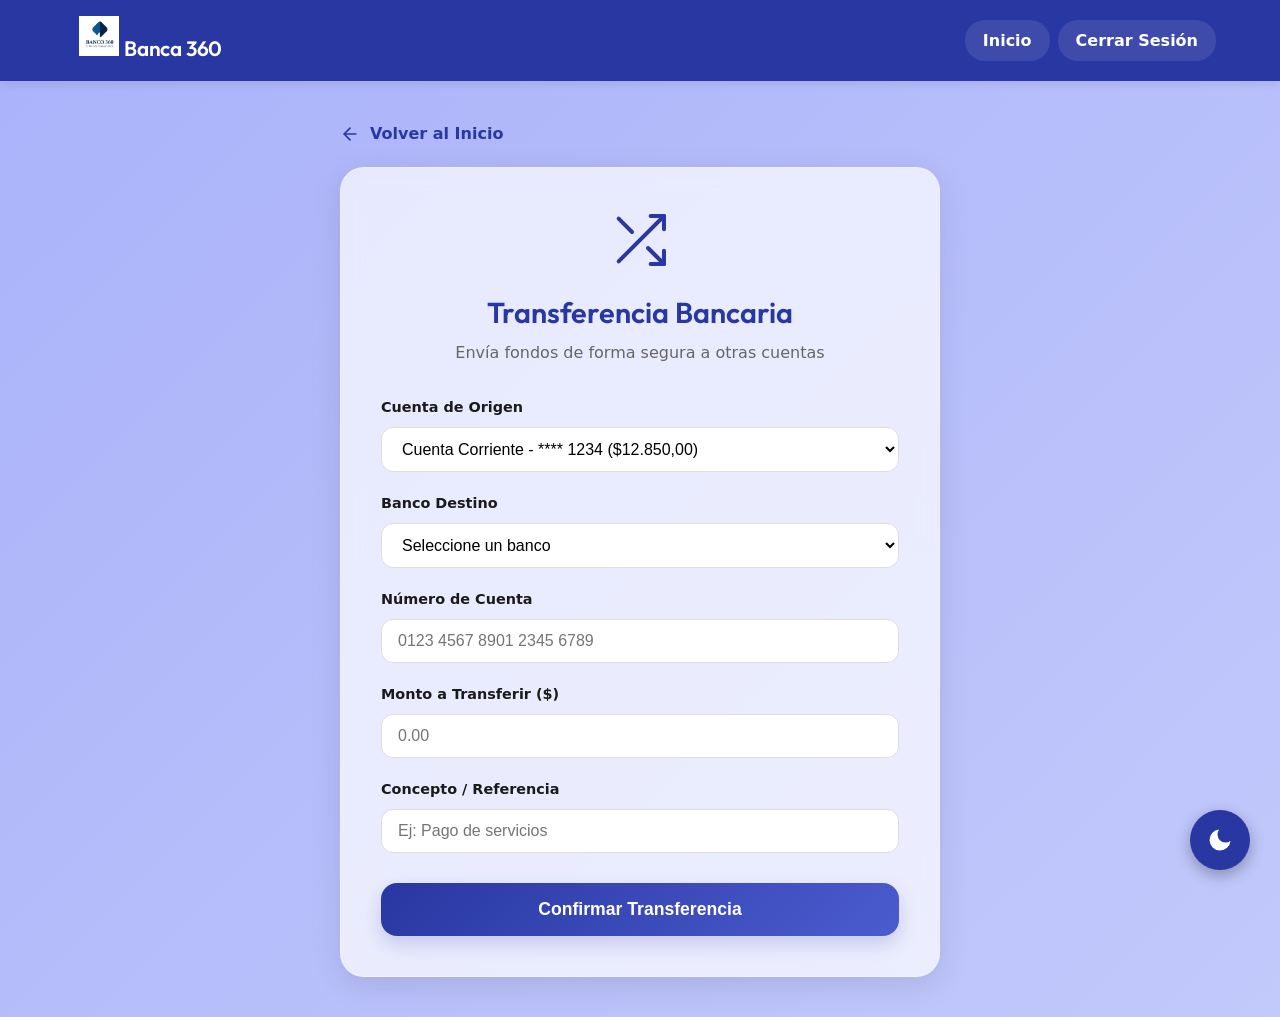
<file: transferencias.html>
<!DOCTYPE html>
<html lang="es" data-theme="light">

<head>
    <meta charset="UTF-8">
    <meta name="viewport" content="width=device-width, initial-scale=1.0">
    <title>Transferencias - Banca 360</title>
    <link rel="stylesheet" href="./assets/styles/stylesOperations.css">
    <link href="https://fonts.googleapis.com/css2?family=Outfit:wght@300;400;600;700&display=swap" rel="stylesheet">

</head>

<body>

    <header class="navbar-dashboard">
        <div style="display: flex; align-items: center; gap: 15px;">
            <div class="menu-container">
                <button class="btn-hamburger" id="hamburger-btn">
                    <svg viewBox="0 0 24 24" width="30" height="30" fill="currentColor"><path d="M3 18h18v-2H3v2zm0-5h18v-2H3v2zm0-7v2h18V6H3z"/></svg>
                </button>
                <div class="dropdown-menu" id="nav-dropdown">
                    <a href="depositos.html">Depósitos</a>
                    <a href="pagomovil.html">Pago Móvil</a>
                    <a href="transferencias.html">Transferencias</a>
                    <hr class="nav-divider">
                    <a href="dashboard.html" class="nav-mobile-only">Inicio</a>
                    <a href="historial.html" class="nav-mobile-only">Movimientos</a>
                    <a href="logout.html" class="nav-mobile-only">Cerrar Sesión</a>
                </div>
            </div>
            <div class="logo-area">
                <img src="./assets/images/logoDeBanco.png" alt="Logo" width="40">
                <span>Banca 360</span>
            </div>
        </div>
        <nav class="nav-menu">
            <a href="dashboard.html" class="nav-item">Inicio</a>
            <a href="logout.html" class="nav-item logout">Cerrar Sesión</a>
        </nav>
    </header>

    <main class="main-content">
        <a href="dashboard.html" class="btn-back">
            <svg viewBox="0 0 24 24" width="20" height="20" fill="none" stroke="currentColor" stroke-width="2" stroke-linecap="round" stroke-linejoin="round" style="vertical-align: middle; margin-right: 5px;"><line x1="19" y1="12" x2="5" y2="12"/><polyline points="12 19 5 12 12 5"/></svg> Volver al Inicio
        </a>

        <section class="operation-card">
            <div class="operation-header">
                <svg viewBox="0 0 24 24" width="64" height="64" fill="none" stroke="var(--azul-primario)" stroke-width="1.5" stroke-linecap="round" stroke-linejoin="round" style="margin-bottom: 10px;"><polyline points="16 3 21 3 21 8"/><line x1="4" y1="20" x2="21" y2="3"/><polyline points="21 16 21 21 16 21"/><line x1="15" y1="15" x2="21" y2="21"/><line x1="4" y1="4" x2="9" y2="9"/></svg>
                <h2>Transferencia Bancaria</h2>
                <p>Envía fondos de forma segura a otras cuentas</p>
            </div>

            <form id="form-transferencia">
                <div class="form-group">
                    <label for="cuenta-origen">Cuenta de Origen</label>
                    <select id="cuenta-origen" class="form-control" required>
                        <option value="corriente">Cuenta Corriente - **** 1234 ($12.850,00)</option>
                        <option value="ahorro">Cuenta de Ahorros - **** 5678 ($5.200,00)</option>
                    </select>
                </div>

                <div class="form-group">
                    <label for="banco-destino">Banco Destino</label>
                    <select id="banco-destino" class="form-control" required>
                        <option value="">Seleccione un banco</option>
                        <option value="banca360">Banca 360 (Mismo Banco)</option>
                        <option value="banesco">Banesco</option>
                        <option value="mercantil">Mercantil</option>
                        <option value="provincial">Provincial</option>
                    </select>
                </div>

                <div class="form-group">
                    <label for="numero-cuenta">Número de Cuenta</label>
                    <input type="text" id="numero-cuenta" class="form-control" placeholder="0123 4567 8901 2345 6789"
                        required>
                </div>

                <div class="form-group">
                    <label for="monto">Monto a Transferir ($)</label>
                    <input type="number" id="monto" class="form-control" placeholder="0.00" step="0.01" min="0.01"
                        required>
                </div>

                <div class="form-group">
                    <label for="concepto">Concepto / Referencia</label>
                    <input type="text" id="concepto" class="form-control" placeholder="Ej: Pago de servicios">
                </div>

                <button type="submit" class="btn-primary">Confirmar Transferencia</button>
            </form>
        </section>
    </main>

    <button id="btn-tema" class="theme-switch-btn">
        <svg viewBox="0 0 24 24" width="30" height="30" fill="currentColor"><path d="M21 12.79A9 9 0 1 1 11.21 3 7 7 0 0 0 21 12.79z"/></svg>
    </button>

    <script src="./assets/scripts/operations.js"></script>
</body>

</html>
</file>
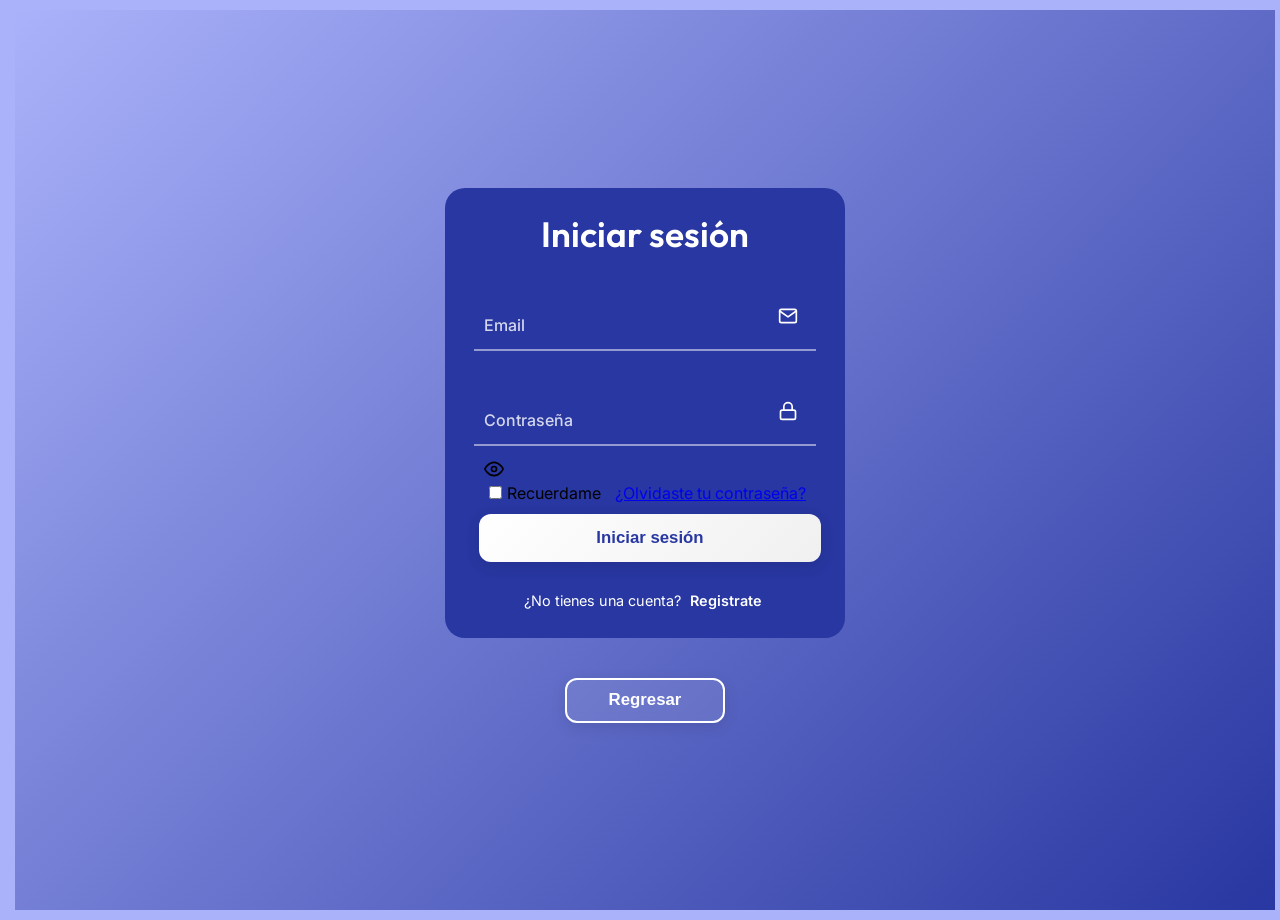
<file: verificacionSeguridad.html>
<!DOCTYPE html>
<html lang="es">
<head>
    <meta charset="UTF-8">
    <title>Verificación de Seguridad</title>
    <link rel="stylesheet" href="assets/styles/stylesLogin.css">
    <link rel="stylesheet" href="assets/styles/spinner.css">
</head>
<body>
    <section class="cajaDeLogin">
        <div class="login-box" style="height: auto; padding: 40px;">
            <form id="formVerificacion">
                <h2>Verificación de Seguridad</h2>
                <p id="preguntaTexto" style="color: white; margin-bottom: 20px; text-align: center;"></p>
                
                <div class="input-box">
                    <input type="text" id="respuestaInput" required>
                    <label>Tu Respuesta</label>
                </div>
                
                <button type="submit">Verificar e Iniciar</button>
            </form>
        </div>
    </section>
    <div class="loader" id="spinner" style="display: none;"></div>

    <script>
        // Recuperamos el usuario para saber que pregunta de seguridad hacer
        const usuario = JSON.parse(localStorage.getItem('usuarioBanca360'));
        
        // Si alguien intenta entrar a esta página sin estar registrado, lo echamos al inicio
        if(!usuario) {
            window.location.href = 'inicio.html';
        } else {
            document.getElementById('preguntaTexto').innerText = usuario.preguntaSeguridad;
        }

        document.getElementById('formVerificacion').addEventListener('submit', function(e) {
            e.preventDefault();
            const respuesta = document.getElementById('respuestaInput').value.toLowerCase();
            
            if(respuesta === usuario.respuestaSeguridad.toLowerCase()) {
                document.getElementById('spinner').style.display = 'flex';
                setTimeout(() => {
                    window.location.href = 'dashboard.html';
                }, 2000);
            } else {
                alert("Respuesta de seguridad incorrecta.");
            }
        });
    </script>
</body>
</html>
</file>
<file: assets/styles/styles.css>
:root {
    --primary: #2837A1;
    --accent: #4b5ccf;
    --bg-body: #f4f7fe;
    --text-main: #2d3436;
    --font-main: 'Inter', sans-serif;
    --font-heading: 'Outfit', sans-serif;
}

body {
    font-family: var(--font-main);
    background-color: var(--bg-body);
    color: var(--text-main);
    margin: 0;
    line-height: 1.6;
}


.navbar {
    display: flex;
    justify-content: space-between;
    align-items: center;
    padding: 12px 5%;
    background: var(--primary);
    box-shadow: 0 4px 20px rgba(0, 0, 0, 0.1);
    position: sticky;
    top: 0;
    z-index: 1000;
}

.logo-area {
    display: flex;
    align-items: center;
    gap: 12px;
    color: white;
    text-decoration: none;
}

.logo-area span {
    font-family: var(--font-heading);
    font-weight: 600;
    font-size: 1.3rem;
    letter-spacing: -0.01em;
}


.navbar ul{
    list-style-type: none;
    display: flex;
    align-items: center;
    justify-content: center;
    padding: 15px 0;
}

.navbar li {
    margin: 0 25px;
}

.navbar li a{
    text-decoration: none;
    font-size: 16px;
    font-weight: 600;
    color: white;
    transform: 0.3s ease;
}

.navbar li a:hover{
    color: #FFD700;
}

.Inicio-underline{
    width: 47px;
    height: 2px;
    background-color: #aab2fa;;
}

li:hover .Inicio-underline{
   background-color: #FFD700;
}

.navbar img.nav-logo {
    height: 50px;
    width: auto;
    object-fit: contain;
    filter: drop-shadow(0 2px 4px rgba(0,0,0,0.2));
    transition: transform 0.3s ease;
}

.navbar img.nav-logo:hover {
    transform: scale(1.05);
}








/* Seccion Hero */
.hero {
    background: linear-gradient(135deg, #aab2fa, #2837A1);
    color: white;
    display: flex;
    align-items: center;
    padding: 80px 10%;
    min-height: 500px;
    gap: 40px;
}

.hero-text h1 {
    font-family: var(--font-heading);
    font-size: 3.5rem;
    margin-bottom: 20px;
    color: white;
    line-height: 1.1;
}

.hero-text p {
    font-size: 1.3rem;
    margin-bottom: 30px;
    color: rgba(255, 255, 255, 0.9);
}


.hero-image {
    flex: 1;
    display: flex;
    justify-content: flex-end;
}

.hero-image img {
    max-width: 100%;
    height: auto;
    border-radius: 70px;
}








/* Seccion Imagenes */
.imagenes-section {
    max-width: 1200px;
    margin: 80px auto;
    padding: 0 20px;
}

.imagenes-grid {
    display: grid;
    width: 100%;
    grid-template-columns: repeat(auto-fill, minmax(300px, 1fr));    
    gap: 40px;
}

.imagenes-card {
    background: white;
    border-radius: 24px;
    box-shadow: 0 10px 30px rgba(40, 55, 161, 0.1);
    overflow: hidden;
    transition: transform 0.3s ease;
}

.imagenes-card:hover {
    transform: translateY(-10px);
}


.imagenes-cliente {
    display: flex;
    flex-direction: column;
}

.imagenes-image-container {
    width: 100%;
    aspect-ratio: 3 / 2; 
    overflow: hidden;
    background-color: #f0f0f0; /* Color de fondo mientras carga */
    margin-bottom: 15px;
}

.imagenes-image-container img {
    width: 100%;
    height: 100%;
    transition: transform 0.5s ease;
}

.imagenes-content h3 {
    display: flex;
    align-items: center;
    justify-content: center;
    font-size: 1.5rem;
    color: #2837A1;
    margin: 0;
    justify-content: center;
    text-align: center;
}




/********** Boton de ingreso **********/

.controlDeBotonDeComenzar {
    display: flex;
    justify-content: center;
    margin-top: 40px;
    margin-bottom: 45px;
}

.botonDeIngreso {
    display: flex;
    justify-content: center;
    align-items: center;
    width: 180px;
    height: 55px;
    background: linear-gradient(135deg, #2837A1, #4b5ccf);
    color: white;
    border-radius: 15px;
    border: none;
    font-weight: 700;
    text-decoration: none;
    box-shadow: 0 8px 20px rgba(40, 55, 161, 0.3);
    transition: all 0.3s cubic-bezier(0.175, 0.885, 0.32, 1.275);
}

.botonDeIngreso:hover {
    transform: translateY(-5px);
    box-shadow: 0 12px 25px rgba(40, 55, 161, 0.4);
    background: linear-gradient(135deg, #4b5ccf, #2837A1);
    color: white;
}

/* RESPONSIVE */
@media (max-width: 768px) {
    .navbar {
        flex-direction: column;
        gap: 15px;
        padding: 15px;
    }

    .navbar ul {
        padding: 0;
    }

    .navbar li {
        margin: 0 10px;
    }

    .hero {
        flex-direction: column;
        text-align: center;
        padding: 40px 5%;
    }

    .hero-text h1 {
        font-size: 2rem;
    }

    .hero-image {
        justify-content: center;
        margin-top: 30px;
    }
}

@media (max-width: 480px) {
    .hero-text h1 {
        font-size: 1.8rem;
    }

    .imagenes-grid {
        gap: 20px;
    }
}
</file>
<file: assets/styles/stylesDashboard.css>
/* VARIABLES */
:root {
    --primary: #2837A1;
    --accent: #4b5ccf;
    --bg-body: #f4f7fe;
    --bg-card: #ffffff;
    --text-main: #2d3436;
    --success-green: #2ecc71;
    --error-red: #d63031;
    --shadow: rgba(40, 55, 161, 0.15);
    --font-main: 'Inter', system-ui, sans-serif;
    --font-heading: 'Outfit', sans-serif;
}

[data-theme="dark"] {
    --bg-body: #0f172a;
    --bg-card: #1e293b;
    --text-main: #f1f5f9;
    --shadow: rgba(0, 0, 0, 0.4);
}

* {
    margin: 0;
    padding: 0;
    box-sizing: border-box;
}

body {
    font-family: var(--font-main);
    background-color: var(--bg-body);
    color: var(--text-main);
    transition: all 0.3s ease;
    line-height: 1.6;
}

h1,
h2,
h3,
h4,
.logo-area span {
    font-family: 'Outfit', sans-serif;
    font-weight: 600;
    font-size: 1.3rem;
    letter-spacing: -0.01em;
    color: var(--text-main);
}

.navbar h1,
.navbar h2,
.navbar h3,
.navbar h4,
.navbar .logo-area span,
.navbar-dashboard h1,
.navbar-dashboard h2,
.navbar-dashboard h3,
.navbar-dashboard h4,
.navbar-dashboard .logo-area span {
    color: white;
}



/* NAVBAR */
.navbar {
    display: flex;
    justify-content: space-between;
    align-items: center;
    padding: 12px 5%;
    background: var(--primary);
    color: white;
    position: sticky;
    top: 0;
    z-index: 1000;
}

.nav-logo-small {
    height: 40px;
    width: auto;
    object-fit: contain;
    filter: drop-shadow(0 2px 4px rgba(0,0,0,0.1));
    transition: transform 0.3s ease;
}

.nav-logo-small:hover {
    transform: scale(1.1);
}

.nav-left {
    display: flex;
    align-items: center;
    gap: 15px;
}

/* MENU HAMBURGUESA */
.menu-container {
    position: relative;
}

.btn-hamburger {
    background: none;
    border: none;
    color: white;
    font-size: 2rem;
    cursor: pointer;
    display: flex;
}

.dropdown-menu {
    display: none;
    position: absolute;
    top: 50px;
    left: 0;
    background: var(--bg-card);
    border-radius: 15px;
    width: 220px;
    box-shadow: 0 10px 25px rgba(0, 0, 0, 0.2);
    z-index: 1100;
    overflow: hidden;
}

.dropdown-menu.show {
    display: block;
    animation: slideDown 0.3s ease;
}

.dropdown-menu a {
    display: block;
    padding: 15px 20px;
    color: var(--primary);
    text-decoration: none;
    font-weight: 600;
    border-bottom: 1px solid var(--bg-body);
}

.dropdown-menu a:hover {
    background: var(--bg-body);
}

/* BOTONES NAVEGACIÓN */
.nav-right {
    display: flex;
    gap: 8px;
}

.btn-nav {
    padding: 8px 18px;
    border-radius: 20px;
    text-decoration: none;
    color: white;
    font-weight: 600;
    background: rgba(255, 255, 255, 0.1);
    transition: 0.3s;
}

.btn-nav:hover,
.btn-nav.active {
    background: white;
    color: var(--primary);
}

.section-title {
    color: var(--text-main);
    margin-right: auto;
    font-family: var(--font-header);
}


.nav-mobile-only {
    display: none !important;
}

.nav-divider {
    border: none;
    border-top: 1px solid var(--bg-body);
    margin: 5px 0;
    display: none;
}


/* GRID PRINCIPAL */
.dashboard-grid {
    display: grid;
    grid-template-columns: 380px 1fr;
    gap: 24px;
    max-width: 1240px;
    margin: 30px auto;
    padding: 0 20px;
}

.left-column {
    display: flex;
    flex-direction: column;
    gap: 24px;
}

/* CARDS */
.card {
    background: var(--bg-card);
    border-radius: 24px;
    padding: 25px;
    box-shadow: 0 10px 30px var(--shadow);
    transition: transform 0.3s cubic-bezier(0.4, 0, 0.2, 1), box-shadow 0.3s ease;
}

.card:hover {
    transform: translateY(-5px);
    box-shadow: 0 15px 35px var(--shadow);
}

.balance-card {
    background: linear-gradient(135deg, var(--primary), var(--accent));
    color: white;
    height: 190px;
    position: relative;
    display: flex;
    flex-direction: column;
    justify-content: space-between;
}

#texto-saldo {
    color: white !important;
}


.tag-debito-green {
    position: absolute;
    bottom: 20px;
    right: 20px;
    background: var(--success-green);
    color: white;
    padding: 5px 15px;
    border-radius: 10px;
    font-weight: 800;
    font-size: 0.8rem;
}

/* TABLA CÁPSULA */
.right-column {
    height: 480px;
}

.trans-card {
    height: 100%;
    display: flex;
    flex-direction: column;
}

.scroll-wrapper {
    overflow-y: auto;
    flex-grow: 1;
    padding-right: 5px;
}

.data-table {
    width: 100%;
    border-collapse: separate;
    border-spacing: 0 10px;
}

.data-table tr {
    background: var(--bg-body);
    transition: all 0.2s ease;
    cursor: pointer;
}

.data-table tr:hover {
    transform: scale(1.01);
    filter: brightness(0.95);
}

.data-table td {
    padding: 18px;
    border: none;
}

.data-table td:first-child {
    border-radius: 18px 0 0 18px;
    font-weight: 600;
    color: var(--primary);
}

.data-table td:last-child {
    border-radius: 0 18px 18px 0;
    text-align: right;
    font-weight: 800;
}

/* BOTONES CON EFECTO */
.btn-util,
.quick-actions button,
.btn-download-pdf {
    padding: 12px 25px;
    border-radius: 15px;
    border: none;
    cursor: pointer;
    background: linear-gradient(135deg, var(--primary), var(--accent));
    color: white;
    font-weight: 600;
    transition: all 0.3s cubic-bezier(0.175, 0.885, 0.32, 1.275);
    box-shadow: 0 4px 6px rgba(0, 0, 0, 0.1);
}

.quick-actions button:hover {
    transform: translateY(-3px);
    box-shadow: 0 8px 15px rgba(40, 55, 161, 0.3);
}

.theme-switch-btn {
    position: fixed;
    bottom: 30px;
    right: 30px;
    width: 60px;
    height: 60px;
    border-radius: 50%;
    background: var(--primary);
    color: white;
    border: none;
    box-shadow: 0 5px 15px rgba(0, 0, 0, 0.3);
    cursor: pointer;
    font-size: 1.8rem;
    display: flex;
    align-items: center;
    justify-content: center;
    z-index: 1500;
}

/* BOTÓN DE TEMA PREMIUM */
.theme-switch-btn {
    position: fixed;
    bottom: 30px;
    right: 30px;
    width: 60px;
    height: 60px;
    border-radius: 50%;
    background: linear-gradient(135deg, #2837A1, #4b5ccf);
    color: white;
    border: none;
    cursor: pointer;
    display: flex;
    justify-content: center;
    align-items: center;
    box-shadow: 0 8px 25px rgba(40, 55, 161, 0.4);
    z-index: 9999;
    transition: all 0.4s cubic-bezier(0.175, 0.885, 0.32, 1.275);
}

.theme-switch-btn:hover {
    transform: scale(1.1) rotate(15deg);
    box-shadow: 0 12px 30px rgba(40, 55, 161, 0.6);
}

.theme-switch-btn svg {
    width: 28px;
    height: 28px;
    transition: transform 0.5s ease;
}

[data-theme="dark"] .theme-switch-btn {
    background: linear-gradient(135deg, #f1c40f, #f39c12);
    box-shadow: 0 8px 25px rgba(241, 196, 15, 0.3);
    color: #2c3e50;
}

@keyframes slideDown {
    to {
        opacity: 1;
        transform: translateY(0);
    }
}

/* ==========================================
   RESPONSIVE DESIGN (Media Queries)
   ========================================== */

@media (max-width: 1024px) {
    .dashboard-grid {
        grid-template-columns: 1fr;
        max-width: 700px;
    }
    
    .left-column {
        display: grid;
        grid-template-columns: 1fr 1fr;
        gap: 20px;
    }

    .right-column {
        height: auto;
    }
}

@media (max-width: 768px) {
    .navbar {
        padding: 10px 3%;
    }

    .nav-right {
        display: none;
    }

    .left-column {
        grid-template-columns: 1fr;
    }

    .nav-mobile-only {
        display: block !important;
    }

    .nav-divider {
        display: block;
    }

    .card {
        padding: 20px;
    }
}

@media (max-width: 480px) {
    .logo-area span {
        display: none;
    }

    .theme-switch-btn {
        width: 50px;
        height: 50px;
        bottom: 20px;
        right: 20px;
    }
}


/* FILTRO PROFESIONAL - HISTORIAL */
.filter-container {
    display: flex;
    justify-content: space-between;
    align-items: center;
    margin-bottom: 25px;
    flex-wrap: wrap;
    gap: 15px;
}

.filter-bar-horizontal {
    display: flex;
    background: var(--bg-card);
    padding: 4px;
    border-radius: 14px;
    gap: 2px;
    box-shadow: 0 4px 10px rgba(0, 0, 0, 0.05);
    border: 1px solid rgba(0, 0, 0, 0.05);
}

.opt-filter {
    padding: 8px 20px;
    border-radius: 10px;
    border: none;
    background: transparent;
    color: var(--text-main);
    font-weight: 600;
    cursor: pointer;
    transition: all 0.2s ease;
    font-size: 0.85rem;
    font-family: var(--font-main);
    opacity: 0.7;
}

.opt-filter:hover {
    opacity: 1;
    background: rgba(0, 0, 0, 0.03);
}

.opt-filter.active {
    background: var(--primary);
    color: white;
    opacity: 1;
    box-shadow: 0 4px 15px rgba(40, 55, 161, 0.2);
}

[data-theme="dark"] .filter-bar-horizontal {
    background: var(--bg-card);
    border-color: rgba(255, 255, 255, 0.1);
}

[data-theme="dark"] .opt-filter:hover {
    background: rgba(255, 255, 255, 0.05);
}
</file>
<file: assets/styles/spinner.css>
.spinner-overlay {
    position: fixed;
    top: 0;
    left: 0;
    width: 100%;
    height: 100%;
    background: rgba(0, 0, 0, 0.7);
    backdrop-filter: blur(8px);
    display: none; /* Se activa con JS (flex) */
    flex-direction: column;
    justify-content: center;
    align-items: center;
    z-index: 10000;
}

.loader {
    width: 60px;
    height: 60px;
    border: 5px solid rgba(255, 255, 255, 0.1);
    border-top: 5px solid #ffffff;
    border-radius: 50%;
    animation: spin 1s linear infinite;
}

@keyframes spin {
    0% { transform: rotate(0deg); }
    100% { transform: rotate(360deg); }
}
</file>
<file: assets/styles/stylesOperations.css>
/* STYLES FOR BANKING OPERATIONS */
:root {
    --azul-primario: #2837A1;
    --azul-secundario: #4b5ccf;
    --lila-fondo: #aab2fa;
    --blanco-card: rgba(255, 255, 255, 0.9);
    --texto-oscuro: #1a1a1a;
    --exito: #2ecc71;
    --error: #e74c3c;
    --glass-bg: rgba(255, 255, 255, 0.7);
    --glass-border: rgba(255, 255, 255, 0.3);
}

[data-theme="dark"] {
    --azul-primario: #2f54eb;
    --lila-fondo: #0f172a;
    --blanco-card: rgba(30, 41, 59, 0.9);
    --texto-oscuro: #f8fafc;
    --texto-secundario: #94a3b8;
    --glass-bg: rgba(15, 23, 42, 0.7);
    --glass-border: rgba(255, 255, 255, 0.1);
}

body {
    margin: 0;
    font-family: 'Inter', system-ui, -apple-system, sans-serif;
    background: linear-gradient(135deg, var(--lila-fondo) 0%, #c2c9fb 100%);
    min-height: 100vh;
    color: var(--texto-oscuro);
    line-height: 1.6;
    transition: all 0.3s ease;
}

h1,
h2,
h3,
h4 {
    font-family: 'Outfit', sans-serif;
    font-weight: 600;
}

.navbar-dashboard {
    display: flex;
    justify-content: space-between;
    align-items: center;
    padding: 1rem 5%;
    background-color: var(--azul-primario);
    color: white;
    box-shadow: 0 2px 10px rgba(0, 0, 0, 0.1);
}

.logo-area span {
    font-family: 'Outfit', sans-serif;
    font-weight: 600;
    font-size: 1.3rem;
    letter-spacing: -0.01em;
}


.nav-menu {
    display: flex;
    gap: 8px;
    align-items: center;
}

.nav-item {
    padding: 8px 18px;
    border-radius: 20px;
    text-decoration: none;
    color: white;
    font-weight: 600;
    background: rgba(255, 255, 255, 0.1);
    transition: all 0.3s ease;
}

.nav-item:hover {
    background: white;
    color: var(--azul-primario);
}


/* BOTÓN DE TEMA PREMIUM */
.theme-switch-btn {
    position: fixed;
    bottom: 30px;
    right: 30px;
    width: 60px;
    height: 60px;
    border-radius: 50%;
    background: linear-gradient(135deg, #2837A1, #4b5ccf);
    color: white;
    border: none;
    cursor: pointer;
    display: flex;
    justify-content: center;
    align-items: center;
    box-shadow: 0 8px 25px rgba(40, 55, 161, 0.4);
    z-index: 9999;
    transition: all 0.4s cubic-bezier(0.175, 0.885, 0.32, 1.275);
}

.theme-switch-btn:hover {
    transform: scale(1.1) rotate(15deg);
    box-shadow: 0 12px 30px rgba(40, 55, 161, 0.6);
}

.theme-switch-btn svg {
    width: 28px;
    height: 28px;
    transition: transform 0.5s ease;
}

[data-theme="dark"] .theme-switch-btn {
    background: linear-gradient(135deg, #f1c40f, #f39c12);
    box-shadow: 0 8px 25px rgba(241, 196, 15, 0.3);
    color: #2c3e50;
}

.btn-theme-toggle {
    padding: 5px 15px;
    border-radius: 20px;
    border: 1px solid rgba(255, 255, 255, 0.3);
    background: rgba(255, 255, 255, 0.1);
    color: white;
    cursor: pointer;
    font-weight: 500;
    transition: background 0.3s;
}

.btn-theme-toggle:hover {
    background: rgba(255, 255, 255, 0.2);
}

/* HAMBURGER FOR OPERATIONS */
.btn-hamburger {
    background: none;
    border: none;
    color: white;
    font-size: 1.8rem;
    cursor: pointer;
    display: none;
    align-items: center;
}

.menu-container {
    position: relative;
}

.dropdown-menu {
    display: none;
    position: absolute;
    top: 50px;
    left: 0;
    background: var(--blanco-card);
    border-radius: 15px;
    width: 220px;
    box-shadow: 0 10px 25px rgba(0,0,0,0.2);
    z-index: 1100;
    overflow: hidden;
    backdrop-filter: blur(10px);
}

.dropdown-menu.show {
    display: block;
}

.dropdown-menu a {
    display: block;
    padding: 15px 20px;
    color: var(--azul-primario);
    text-decoration: none;
    font-weight: 600;
    border-bottom: 1px solid rgba(0,0,0,0.05);
}

.dropdown-menu a:hover {
    background: rgba(0,0,0,0.05);
}

.nav-mobile-only {
    display: none !important;
}

.nav-divider {
    border: none;
    border-top: 1px solid rgba(0,0,0,0.05);
    margin: 5px 0;
    display: none;
}


/* BOTÓN MODO OSCURO FLOTANTE */
.theme-switch-btn {
    position: fixed;
    bottom: 30px;
    right: 30px;
    width: 60px;
    height: 60px;
    border-radius: 50%;
    background: var(--azul-primario);
    color: white;
    border: none;
    box-shadow: 0 5px 15px rgba(0, 0, 0, 0.3);
    cursor: pointer;
    font-size: 1.8rem;
    display: flex;
    align-items: center;
    justify-content: center;
    z-index: 1500;
    transition: transform 0.2s;
}

.theme-switch-btn:hover {
    transform: scale(1.1);
}

.main-content {
    max-width: 600px;
    margin: 40px auto;
    padding: 0 20px;
}


/* OPERATION CARD (GLASSMORPHISM) */
.operation-card {
    background: var(--glass-bg);
    backdrop-filter: blur(10px);
    -webkit-backdrop-filter: blur(10px);
    border: 1px solid var(--glass-border);
    border-radius: 24px;
    padding: 40px;
    box-shadow: 0 8px 32px rgba(0, 0, 0, 0.1);
    animation: slideUp 0.5s ease-out;
}

@keyframes slideUp {
    from {
        opacity: 0;
        transform: translateY(20px);
    }

    to {
        opacity: 1;
        transform: translateY(0);
    }
}

.operation-header {
    text-align: center;
    margin-bottom: 30px;
}

.operation-header ion-icon {
    font-size: 3rem;
    color: var(--azul-primario);
    margin-bottom: 10px;
}

.operation-header h2 {
    margin: 0;
    font-size: 1.8rem;
    color: var(--azul-primario);
}

.operation-header p {
    color: #666;
    margin-top: 5px;
}

/* FORM STYLES */
.form-group {
    margin-bottom: 20px;
}

.form-group label {
    display: block;
    margin-bottom: 8px;
    font-weight: 600;
    font-size: 0.9rem;
}

.form-control {
    width: 100%;
    padding: 12px 16px;
    border-radius: 12px;
    border: 1px solid #ddd;
    background: white;
    font-size: 1rem;
    transition: all 0.3s;
    box-sizing: border-box;
}

.form-control:focus {
    outline: none;
    border-color: var(--azul-primario);
    box-shadow: 0 0 0 4px rgba(40, 55, 161, 0.1);
}

.btn-primary {
    width: 100%;
    padding: 16px;
    border: none;
    border-radius: 16px;
    background: linear-gradient(135deg, var(--azul-primario), var(--azul-secundario));
    color: white;
    font-size: 1.1rem;
    font-weight: 700;
    cursor: pointer;
    transition: all 0.3s cubic-bezier(0.175, 0.885, 0.32, 1.275);
    margin-top: 10px;
    box-shadow: 0 8px 20px rgba(40, 55, 161, 0.2);
}

.btn-primary:hover {
    transform: translateY(-5px);
    box-shadow: 0 12px 25px rgba(40, 55, 161, 0.3);
}

.btn-primary:active {
    transform: translateY(0);
}

.btn-deposit {
    background: linear-gradient(135deg, #2ecc71, #27ae60);
}

.btn-deposit:hover {
    box-shadow: 0 4px 15px rgba(46, 204, 113, 0.3);
}

.btn-back {
    display: inline-flex;
    align-items: center;
    gap: 5px;
    margin-bottom: 20px;
    color: var(--azul-primario);
    text-decoration: none;
    font-weight: 600;
}

.btn-back:hover {
    text-decoration: underline;
}

/* RESPONSIVE */
@media (max-width: 768px) {
    .navbar-dashboard {
        padding: 1rem;
        flex-direction: column;
        gap: 10px;
    }

    .nav-menu {
        gap: 10px;
        font-size: 0.9rem;
    }

    .main-content {
        margin: 20px auto;
    }

    .operation-card {
        padding: 25px 20px;
    }
}

@media (max-width: 480px) {
    .operation-header h2 {
        font-size: 1.5rem;
    }
    
    .nav-menu {
        flex-wrap: wrap;
        justify-content: center;
        display: none; /* Hide on small screens, use hamburger */
    }

    .btn-hamburger {
        display: flex;
    }

    .nav-mobile-only {
        display: block !important;
    }

    .nav-divider {
        display: block;
    }
}



/* DEPOSIT OPTIONS */
.deposit-option {
    border: 2px solid transparent;
    padding: 18px;
    border-radius: 16px;
    cursor: pointer;
    transition: all 0.3s cubic-bezier(0.4, 0, 0.2, 1);
    background: var(--glass-bg);
    display: flex;
    align-items: center;
    gap: 15px;
    margin-bottom: 12px;
    border: 1px solid var(--glass-border);
}

.deposit-option:hover {
    background: var(--blanco-card);
    border-color: var(--azul-primario);
    transform: translateX(5px);
}

.deposit-option.active {
    border-color: var(--azul-primario);
    background: var(--blanco-card);
    box-shadow: 0 10px 25px rgba(0, 0, 0, 0.1);
    border-width: 2px;
}

.deposit-option ion-icon {
    font-size: 1.8rem;
    color: var(--azul-primario);
}

.deposit-option div h4 {
    margin: 0;
    font-size: 1.1rem;
    color: var(--texto-oscuro);
}

.deposit-option div p {
    margin: 0;
    font-size: 0.85rem;
    color: var(--texto-secundario, #666);
}

[data-theme="dark"] .deposit-option.active {
    background: var(--azul-primario);
    border-color: #ffffff;
}

[data-theme="dark"] .deposit-option.active div h4,
[data-theme="dark"] .deposit-option.active div p,
[data-theme="dark"] .deposit-option.active ion-icon {
    color: #ffffff;
}
</file>
<file: assets/styles/stylesLogin.css>
* {
    margin: 5px;
    padding: 0;
    box-sizing: border-box;
}

body {
    display: flexbox;
    justify-content: center;
    align-items: center;
    min-height: 100vh;
    background-color: #aab2fa;
    font-family: 'Inter', sans-serif;
}

.cajaDeLogin {
    display: flex;
    justify-content: center;
    align-items: center;
    width: 100%;
    height: 80vh;
    background-size: cover;
    background-position: center;
}

.login-box {
    position: relative;
    width: 400px;
    height: 450px;
    background: #2837A1;
    border-radius: 20px;
    display: flex;
    justify-content: center;
    align-items: center;
}

h2 {
    font-family: 'Outfit', sans-serif;
    font-size: 2.2rem;
    color: #fff;
    text-align: center;
    font-weight: 600;
    margin-bottom: 10px;
}

.input-box {
    position: relative;
    width: 100%;
    height: 60px;
    border-bottom: 2px solid rgba(255, 255, 255, 0.5);
    margin: 35px 0;
    transition: border-bottom-color 0.3s ease;
}

.input-box:focus-within {
    border-bottom-color: #fff;
}

.input-box label {
    position: absolute;
    top: 50%;
    left: 5px;
    transform: translateY(-50%);
    color: rgba(255, 255, 255, 0.8);
    pointer-events: none;
    transition: .3s ease;
    font-weight: 500;
    font-size: 1rem;
}

.input-box input:focus~label,
.input-box input:valid~label {
    top: -10px;
    font-size: 0.85rem;
    color: #fff;
    font-weight: 600;
}

.input-box input {
    width: 100%;
    height: 100%;
    background: transparent;
    border: none;
    outline: none;
    font-size: 1.1rem;
    color: #fff;
    padding: 10px 0 5px 5px;
    font-family: 'Inter', sans-serif;
}

.input-box .icon {
    position: absolute;
    right: 8px;
    color: #fff;
    font-size: 1.2em;
    line-height: 57px;
}

.remember-forgot {
    margin: 15px;
    font-size: .9em;
    color: #fff;
    display: flex;
    justify-content: space-between;
}

.remember-forgot label input {
    margin-right: 3px;
}

.remember-forgot a {
    color: #fff;
    text-decoration: none;
}

.remember-forgot a:hover {
    text-decoration: underline;
}

button {
    width: 100%;
    height: 48px;
    background: linear-gradient(135deg, #ffffff, #f0f0f0);
    border: none;
    outline: none;
    border-radius: 12px;
    cursor: pointer;
    font-size: 1.05rem;
    color: #2837A1;
    font-weight: 700;
    transition: all 0.3s ease;
    box-shadow: 0 4px 15px rgba(0,0,0,0.1);
}

button:hover {
    transform: translateY(-2px);
    box-shadow: 0 6px 20px rgba(0,0,0,0.15);
    background: #ffffff;
}


.register-link {
    font-size: .9em;
    color: #fff;
    text-align: center;
    margin: 25px 0 10px;
}

.register-link p a {
    color: #fff;
    text-decoration: none;
    font-weight: 600;
}

.register-link p a:hover {
    text-decoration: underline;
}


.contenedor-vertical {
    display: flex;
    flex-direction: column;
    align-items: center;
    gap: 20px;
}

.botonDeRegreso {
    width: 160px;
    height: 45px;
    background: rgba(255, 255, 255, 0.1);
    color: white;
    border: 2px solid white;
    border-radius: 12px;
    cursor: pointer;
    font-weight: 600;
    transition: all 0.3s ease;
    backdrop-filter: blur(5px);
}

.botonDeRegreso:hover {
    background: white;
    color: #2837A1;
    transform: scale(1.05);
}

.cajaDeLogin {
    display: flex;
    justify-content: center;
    align-items: center;
    width: 100%;
    min-height: 100vh;
    background: linear-gradient(135deg, #aab2fa, #2837A1);
    padding: 20px;
}

@media (max-width: 480px) {
    .login-box {
        width: 100%;
        max-width: 350px;
        height: auto;
        padding: 40px 20px;
    }
    
    .input-box {
        width: 100%;
    }

    h2 {
        font-size: 1.6rem;
    }

    .remember-forgot {
        font-size: 0.85rem;
        flex-direction: column;
        gap: 12px;
        align-items: center;
    }
}
</file>
<file: assets/styles/stylesRegister.css>
* {
    margin: 0;
    padding: 0;
    box-sizing: border-box;
    font-family: 'Poppins', sans-serif;
}

body {
    display: flex;       
    justify-content: center;
    align-items: center;
    min-height: 100vh;
    background-color: #aab2fa;
}


.wrapper {
    position: relative;
    width: 400px;
    height: 650px; 
    background: #2837A1;
    border-radius: 20px;
    display: flex;
    justify-content: center;
    align-items: center;
    box-shadow: 0 0 15px rgba(0,0,0,0.2);
}

.form-box {
    width: 100%;
    padding: 40px;
}

.form-box.register {
    position: relative; 
    transform: translateX(0); 
}

h2 {
    font-size: 2em;
    color: #fff;
    text-align: center;
}

.input-box {
    position: relative;
    width: 100%;
    height: 50px;
    border-bottom: 2px solid #fff;
    margin: 30px 0;
}

.input-box label {
    position: absolute;
    top: 50%;
    left: 5px;
    transform: translateY(-50%);
    color: #fff;
    font-size: 1em;
    pointer-events: none;
    transition: .5s;
}

.input-box input:focus~label,
.input-box input:valid~label {
    top: -5px;
}

.input-box input {
    width: 100%;
    height: 100%;
    background: transparent;
    border: none;
    outline: none;
    font-size: 1em;
    color: #fff;
    padding: 0 35px 0 5px;
}

.input-box .icon {
    position: absolute;
    right: 8px;
    color: #fff;
    font-size: 1.2em;
    line-height: 57px;
}


.botonRegistrarse {
    display: flex;
    align-items: center;
    justify-content: center;
    width: 100%;
    height: 45px;
    background: #fff;
    border: none;
    outline: none;
    border-radius: 40px;
    cursor: pointer;
    font-size: 1em;
    color: #2837A1;
    font-weight: 600;
    margin-top: 10px;
}

.login-register {
    font-size: .9em;
    color: #fff;
    text-align: center;
    margin: 25px 0 10px;
}

.login-register p a {
    color: #fff;
    text-decoration: none;
    font-weight: 600;
}

.login-register p a:hover {
    text-decoration: underline;
}
</file>
